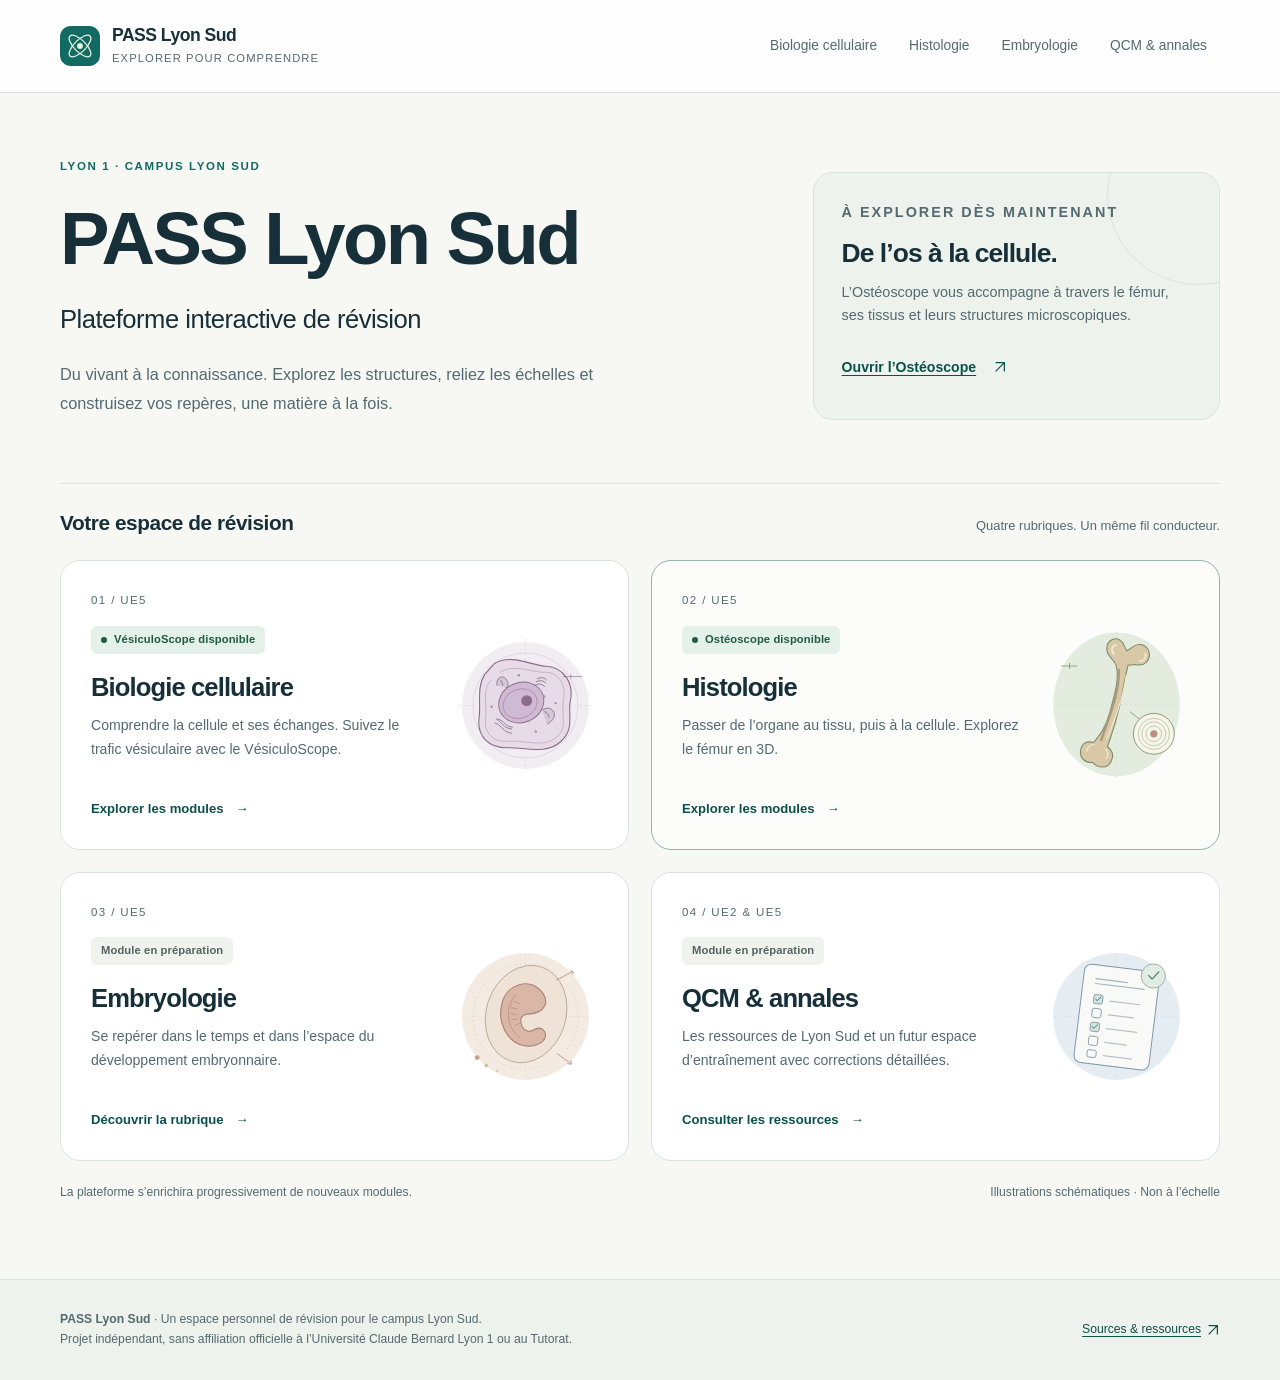
<file: index.html>
<!doctype html>
<html lang="fr">
<head>
  <meta charset="utf-8">
  <meta name="viewport" content="width=device-width, initial-scale=1, viewport-fit=cover">
  <meta name="theme-color" content="#f7f8f4">
  <meta name="description" content="Un espace de révision PASS : biologie cellulaire, histologie, embryologie et ressources QCM Lyon Sud. Explorez le fémur avec l’Ostéoscope 3D.">
  <title>PASS Lyon Sud — Plateforme interactive de révision</title>
  <link rel="icon" type="image/svg+xml" href="./assets/brand.svg">
  <link rel="stylesheet" href="./assets/styles.css">
</head>
<body>
  <a class="skip-link" href="#contenu">Aller au contenu</a>
  <header class="site-header">
    <div class="container header-inner">
      <a class="brand" href="./" aria-label="PASS Lyon Sud — Accueil" aria-current="page">
        <img src="./assets/brand.svg" width="40" height="40" alt="">
        <span><strong>PASS Lyon Sud</strong><small>Explorer pour comprendre</small></span>
      </a>
      <nav class="main-nav" aria-label="Rubriques principales">
        <a href="./biologie-cellulaire/">Biologie cellulaire</a>
        <a href="./histologie/">Histologie</a>
        <a href="./embryologie/">Embryologie</a>
        <a href="./qcm-annales/">QCM & annales</a>
      </nav>
    </div>
  </header>
  <main class="container" id="contenu">
    <section class="hero" aria-labelledby="titre-page">
      <div>
        <p class="eyebrow">Lyon 1 · Campus Lyon Sud</p>
        <h1 id="titre-page">PASS Lyon Sud</h1>
        <p class="subtitle">Plateforme interactive de révision</p>
        <p class="lead">Du vivant à la connaissance. Explorez les structures, reliez les échelles et construisez vos repères, une matière à la fois.</p>
      </div>
      <aside class="hero-note" aria-labelledby="titre-disponible">
        <p class="eyebrow">À explorer dès maintenant</p>
        <h2 id="titre-disponible">De l’os à la cellule.</h2>
        <p>L’Ostéoscope vous accompagne à travers le fémur, ses tissus et leurs structures microscopiques.</p>
        <a class="text-link" href="./histologie/osteoscope/">Ouvrir l’Ostéoscope <svg class="inline-icon" width="14" height="14" viewBox="0 0 16 16" fill="none" stroke="currentColor" stroke-width="1.4" aria-hidden="true"><path d="M3 13 13 3M3 3h10v10"/></svg></a>
      </aside>
    </section>
    <section aria-labelledby="titre-rubriques">
      <div class="section-heading"><h2 id="titre-rubriques">Votre espace de révision</h2><p>Quatre rubriques. Un même fil conducteur.</p></div>
      <div class="subject-grid">
        <a class="subject-card" href="./biologie-cellulaire/">
          <div class="card-content"><span class="card-number">01 / UE5</span><span class="status live">VésiculoScope disponible</span><h3>Biologie cellulaire</h3><p>Comprendre la cellule et ses échanges. Suivez le trafic vésiculaire avec le VésiculoScope.</p><span class="card-action">Explorer les modules <span aria-hidden="true">→</span></span></div>
          <img src="./assets/cellule.svg" width="145" height="172" alt="">
        </a>
        <a class="subject-card available" href="./histologie/">
          <div class="card-content"><span class="card-number">02 / UE5</span><span class="status live">Ostéoscope disponible</span><h3>Histologie</h3><p>Passer de l’organe au tissu, puis à la cellule. Explorez le fémur en 3D.</p><span class="card-action">Explorer les modules <span aria-hidden="true">→</span></span></div>
          <img src="./assets/histologie.svg" width="145" height="172" alt="">
        </a>
        <a class="subject-card" href="./embryologie/">
          <div class="card-content"><span class="card-number">03 / UE5</span><span class="status">Module en préparation</span><h3>Embryologie</h3><p>Se repérer dans le temps et dans l’espace du développement embryonnaire.</p><span class="card-action">Découvrir la rubrique <span aria-hidden="true">→</span></span></div>
          <img src="./assets/embryologie.svg" width="145" height="172" alt="">
        </a>
        <a class="subject-card" href="./qcm-annales/">
          <div class="card-content"><span class="card-number">04 / UE2 &amp; UE5</span><span class="status">Module en préparation</span><h3>QCM &amp; annales</h3><p>Les ressources de Lyon Sud et un futur espace d’entraînement avec corrections détaillées.</p><span class="card-action">Consulter les ressources <span aria-hidden="true">→</span></span></div>
          <img src="./assets/qcm.svg" width="145" height="172" alt="">
        </a>
      </div>
      <div class="note-row"><p>La plateforme s’enrichira progressivement de nouveaux modules.</p><p>Illustrations schématiques · Non à l’échelle</p></div>
    </section>
  </main>
  <footer class="site-footer">
    <div class="container footer-inner">
      <p><strong>PASS Lyon Sud</strong> · Un espace personnel de révision pour le campus Lyon Sud.<br>Projet indépendant, sans affiliation officielle à l’Université Claude Bernard Lyon 1 ou au Tutorat.</p>
      <a href="./qcm-annales/#sources">Sources &amp; ressources <svg class="inline-icon" width="14" height="14" viewBox="0 0 16 16" fill="none" stroke="currentColor" stroke-width="1.4" aria-hidden="true"><path d="M3 13 13 3M3 3h10v10"/></svg></a>
    </div>
  </footer>
</body>
</html>
</file>
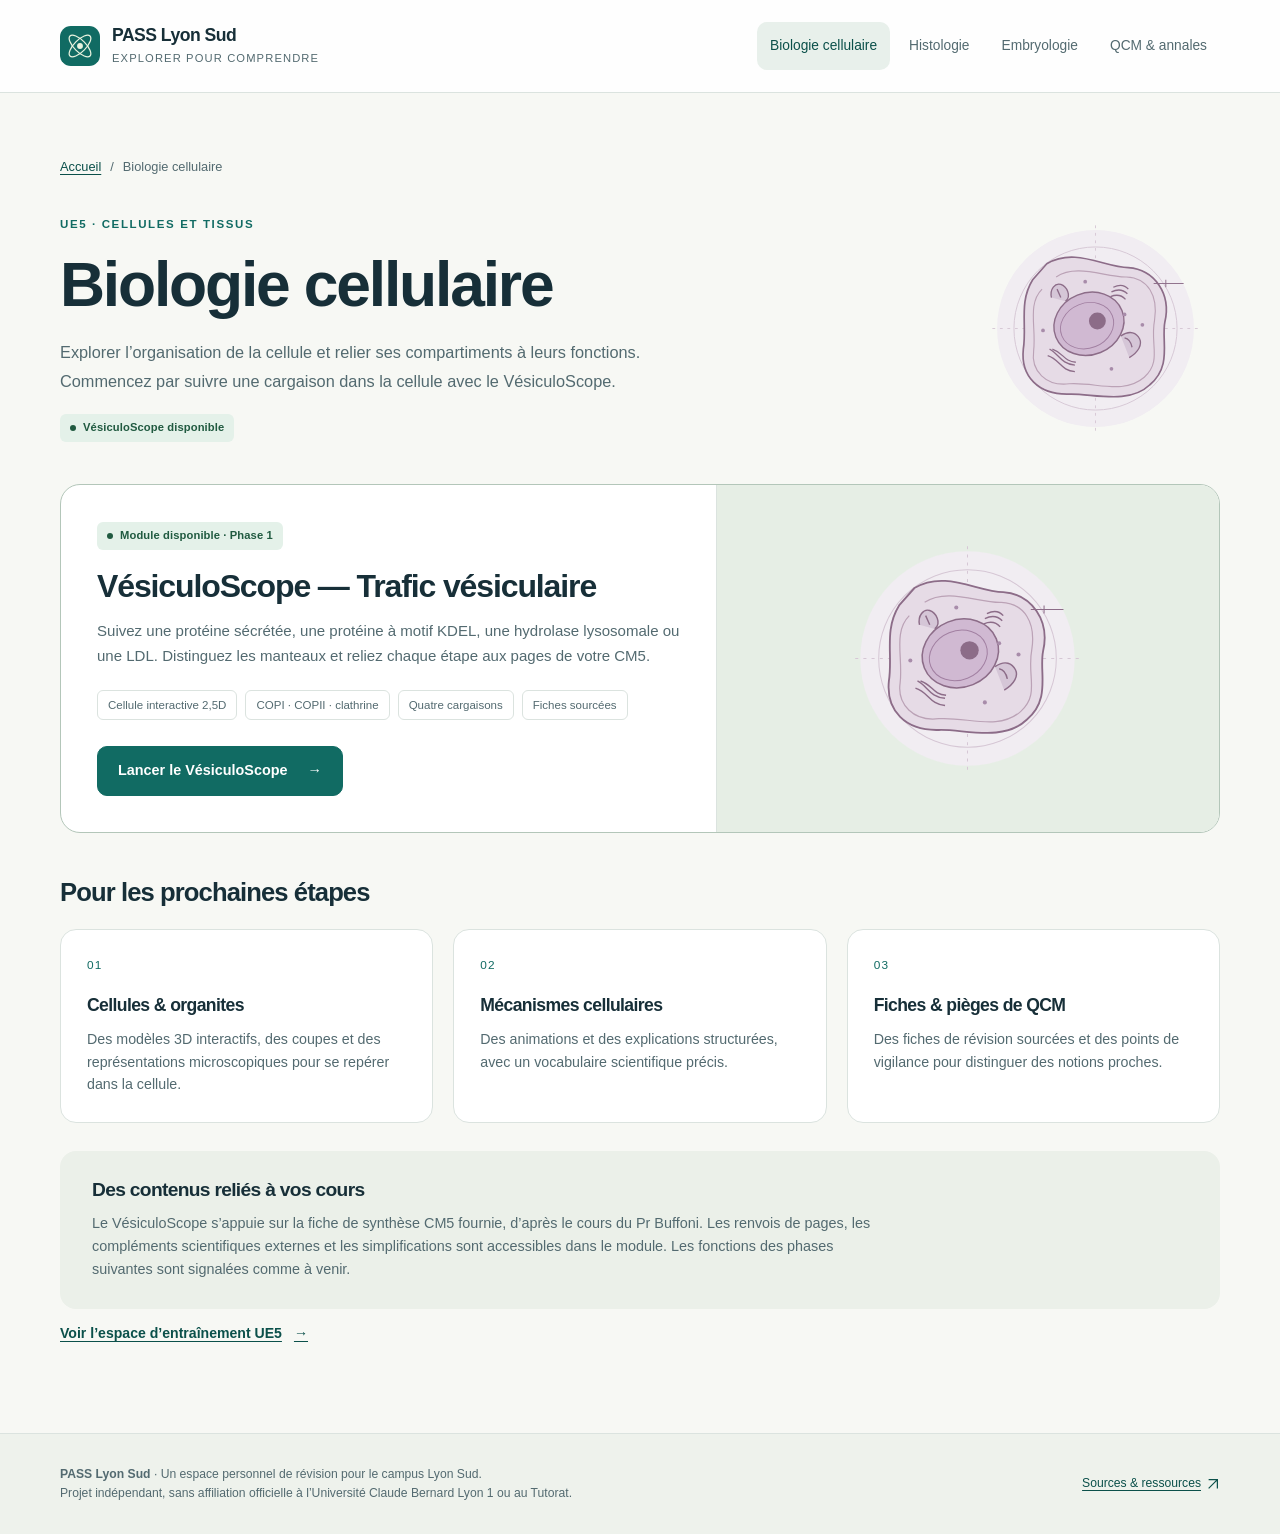
<file: biologie-cellulaire/index.html>
<!doctype html>
<html lang="fr">
<head>
  <meta charset="utf-8">
  <meta name="viewport" content="width=device-width, initial-scale=1, viewport-fit=cover">
  <meta name="theme-color" content="#f7f8f4">
  <meta name="description" content="Biologie cellulaire UE5 : explorez le trafic vésiculaire avec le VésiculoScope et ses quatre cargaisons interactives.">
  <title>Biologie cellulaire — PASS Lyon Sud</title>
  <link rel="icon" type="image/svg+xml" href="../assets/brand.svg">
  <link rel="stylesheet" href="../assets/styles.css">
</head>
<body>
  <a class="skip-link" href="#contenu">Aller au contenu</a>
  <header class="site-header">
    <div class="container header-inner">
      <a class="brand" href="../" aria-label="PASS Lyon Sud — Accueil">
        <img src="../assets/brand.svg" width="40" height="40" alt="">
        <span><strong>PASS Lyon Sud</strong><small>Explorer pour comprendre</small></span>
      </a>
      <nav class="main-nav" aria-label="Rubriques principales">
        <a href="../biologie-cellulaire/" aria-current="page">Biologie cellulaire</a>
        <a href="../histologie/">Histologie</a>
        <a href="../embryologie/">Embryologie</a>
        <a href="../qcm-annales/">QCM & annales</a>
      </nav>
    </div>
  </header>
  <main class="container" id="contenu">
    <nav class="breadcrumbs" aria-label="Fil d’Ariane"><a href="../">Accueil</a><span aria-hidden="true">/</span><span aria-current="page">Biologie cellulaire</span></nav>
    <section class="page-intro" aria-labelledby="titre-page">
      <div>
        <p class="eyebrow">UE5 · Cellules et tissus</p>
        <h1 id="titre-page">Biologie cellulaire</h1>
        <p class="lead">Explorer l’organisation de la cellule et relier ses compartiments à leurs fonctions. Commencez par suivre une cargaison dans la cellule avec le VésiculoScope.</p>
        <span class="status live">VésiculoScope disponible</span>
      </div>
      <img src="../assets/cellule.svg" width="225" height="225" alt="" aria-hidden="true">
    </section>
    <section class="featured-module" aria-labelledby="titre-vesiculoscope">
      <div class="module-copy"><span class="status live">Module disponible · Phase 1</span><h2 id="titre-vesiculoscope">VésiculoScope — Trafic vésiculaire</h2><p>Suivez une protéine sécrétée, une protéine à motif KDEL, une hydrolase lysosomale ou une LDL. Distinguez les manteaux et reliez chaque étape aux pages de votre CM5.</p><ul class="tags" aria-label="Fonctions disponibles"><li>Cellule interactive 2,5D</li><li>COPI · COPII · clathrine</li><li>Quatre cargaisons</li><li>Fiches sourcées</li></ul><a class="button" href="./vesiculoscope/">Lancer le VésiculoScope <span aria-hidden="true">→</span></a></div>
      <div class="module-visual"><img src="../assets/cellule.svg" width="245" height="285" alt="Illustration schématique d’une cellule, non à l’échelle."></div>
    </section>
    <section class="content-section" aria-labelledby="titre-a-venir"><h2 id="titre-a-venir">Pour les prochaines étapes</h2>
      <div class="feature-grid">
        <article class="feature-panel"><span class="number" aria-hidden="true">01</span><h3>Cellules &amp; organites</h3><p>Des modèles 3D interactifs, des coupes et des représentations microscopiques pour se repérer dans la cellule.</p></article>
        <article class="feature-panel"><span class="number" aria-hidden="true">02</span><h3>Mécanismes cellulaires</h3><p>Des animations et des explications structurées, avec un vocabulaire scientifique précis.</p></article>
        <article class="feature-panel"><span class="number" aria-hidden="true">03</span><h3>Fiches &amp; pièges de QCM</h3><p>Des fiches de révision sourcées et des points de vigilance pour distinguer des notions proches.</p></article>
      </div>
    </section>
    <aside class="quiet-panel"><h2>Des contenus reliés à vos cours</h2><p>Le VésiculoScope s’appuie sur la fiche de synthèse CM5 fournie, d’après le cours du Pr Buffoni. Les renvois de pages, les compléments scientifiques externes et les simplifications sont accessibles dans le module. Les fonctions des phases suivantes sont signalées comme à venir.</p></aside>
    <a class="text-link" href="../qcm-annales/#ue5">Voir l’espace d’entraînement UE5 <span aria-hidden="true">→</span></a>
  </main>
  <footer class="site-footer">
    <div class="container footer-inner">
      <p><strong>PASS Lyon Sud</strong> · Un espace personnel de révision pour le campus Lyon Sud.<br>Projet indépendant, sans affiliation officielle à l’Université Claude Bernard Lyon 1 ou au Tutorat.</p>
      <a href="../qcm-annales/#sources">Sources &amp; ressources <svg class="inline-icon" width="14" height="14" viewBox="0 0 16 16" fill="none" stroke="currentColor" stroke-width="1.4" aria-hidden="true"><path d="M3 13 13 3M3 3h10v10"/></svg></a>
    </div>
  </footer>
</body>
</html>
</file>
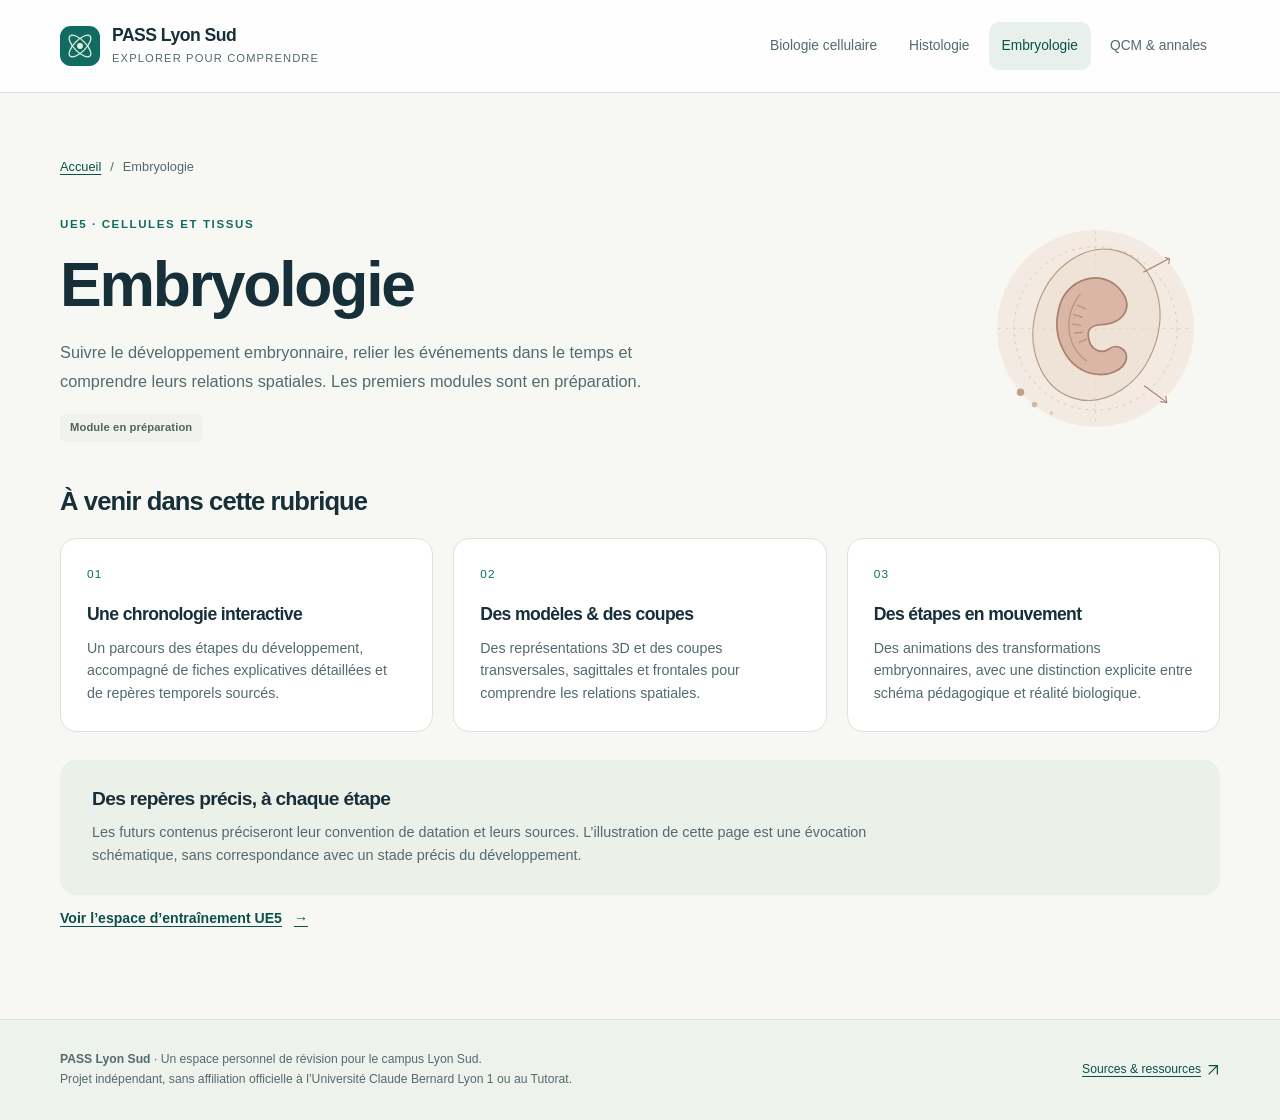
<file: embryologie/index.html>
<!doctype html>
<html lang="fr">
<head>
  <meta charset="utf-8">
  <meta name="viewport" content="width=device-width, initial-scale=1, viewport-fit=cover">
  <meta name="theme-color" content="#f7f8f4">
  <meta name="description" content="Embryologie : chronologie, modèles 3D, coupes et animations en préparation pour la révision du PASS.">
  <title>Embryologie — PASS Lyon Sud</title>
  <link rel="icon" type="image/svg+xml" href="../assets/brand.svg">
  <link rel="stylesheet" href="../assets/styles.css">
</head>
<body>
  <a class="skip-link" href="#contenu">Aller au contenu</a>
  <header class="site-header">
    <div class="container header-inner">
      <a class="brand" href="../" aria-label="PASS Lyon Sud — Accueil">
        <img src="../assets/brand.svg" width="40" height="40" alt="">
        <span><strong>PASS Lyon Sud</strong><small>Explorer pour comprendre</small></span>
      </a>
      <nav class="main-nav" aria-label="Rubriques principales">
        <a href="../biologie-cellulaire/">Biologie cellulaire</a>
        <a href="../histologie/">Histologie</a>
        <a href="../embryologie/" aria-current="page">Embryologie</a>
        <a href="../qcm-annales/">QCM & annales</a>
      </nav>
    </div>
  </header>
  <main class="container" id="contenu">
    <nav class="breadcrumbs" aria-label="Fil d’Ariane"><a href="../">Accueil</a><span aria-hidden="true">/</span><span aria-current="page">Embryologie</span></nav>
    <section class="page-intro" aria-labelledby="titre-page">
      <div>
        <p class="eyebrow">UE5 · Cellules et tissus</p>
        <h1 id="titre-page">Embryologie</h1>
        <p class="lead">Suivre le développement embryonnaire, relier les événements dans le temps et comprendre leurs relations spatiales. Les premiers modules sont en préparation.</p>
        <span class="status">Module en préparation</span>
      </div>
      <img src="../assets/embryologie.svg" width="225" height="225" alt="" aria-hidden="true">
    </section>
    <section class="content-section" aria-labelledby="titre-a-venir"><h2 id="titre-a-venir">À venir dans cette rubrique</h2>
      <div class="feature-grid">
        <article class="feature-panel"><span class="number" aria-hidden="true">01</span><h3>Une chronologie interactive</h3><p>Un parcours des étapes du développement, accompagné de fiches explicatives détaillées et de repères temporels sourcés.</p></article>
        <article class="feature-panel"><span class="number" aria-hidden="true">02</span><h3>Des modèles &amp; des coupes</h3><p>Des représentations 3D et des coupes transversales, sagittales et frontales pour comprendre les relations spatiales.</p></article>
        <article class="feature-panel"><span class="number" aria-hidden="true">03</span><h3>Des étapes en mouvement</h3><p>Des animations des transformations embryonnaires, avec une distinction explicite entre schéma pédagogique et réalité biologique.</p></article>
      </div>
    </section>
    <aside class="quiet-panel"><h2>Des repères précis, à chaque étape</h2><p>Les futurs contenus préciseront leur convention de datation et leurs sources. L’illustration de cette page est une évocation schématique, sans correspondance avec un stade précis du développement.</p></aside>
    <a class="text-link" href="../qcm-annales/#ue5">Voir l’espace d’entraînement UE5 <span aria-hidden="true">→</span></a>
  </main>
  <footer class="site-footer">
    <div class="container footer-inner">
      <p><strong>PASS Lyon Sud</strong> · Un espace personnel de révision pour le campus Lyon Sud.<br>Projet indépendant, sans affiliation officielle à l’Université Claude Bernard Lyon 1 ou au Tutorat.</p>
      <a href="../qcm-annales/#sources">Sources &amp; ressources <svg class="inline-icon" width="14" height="14" viewBox="0 0 16 16" fill="none" stroke="currentColor" stroke-width="1.4" aria-hidden="true"><path d="M3 13 13 3M3 3h10v10"/></svg></a>
    </div>
  </footer>
</body>
</html>
</file>
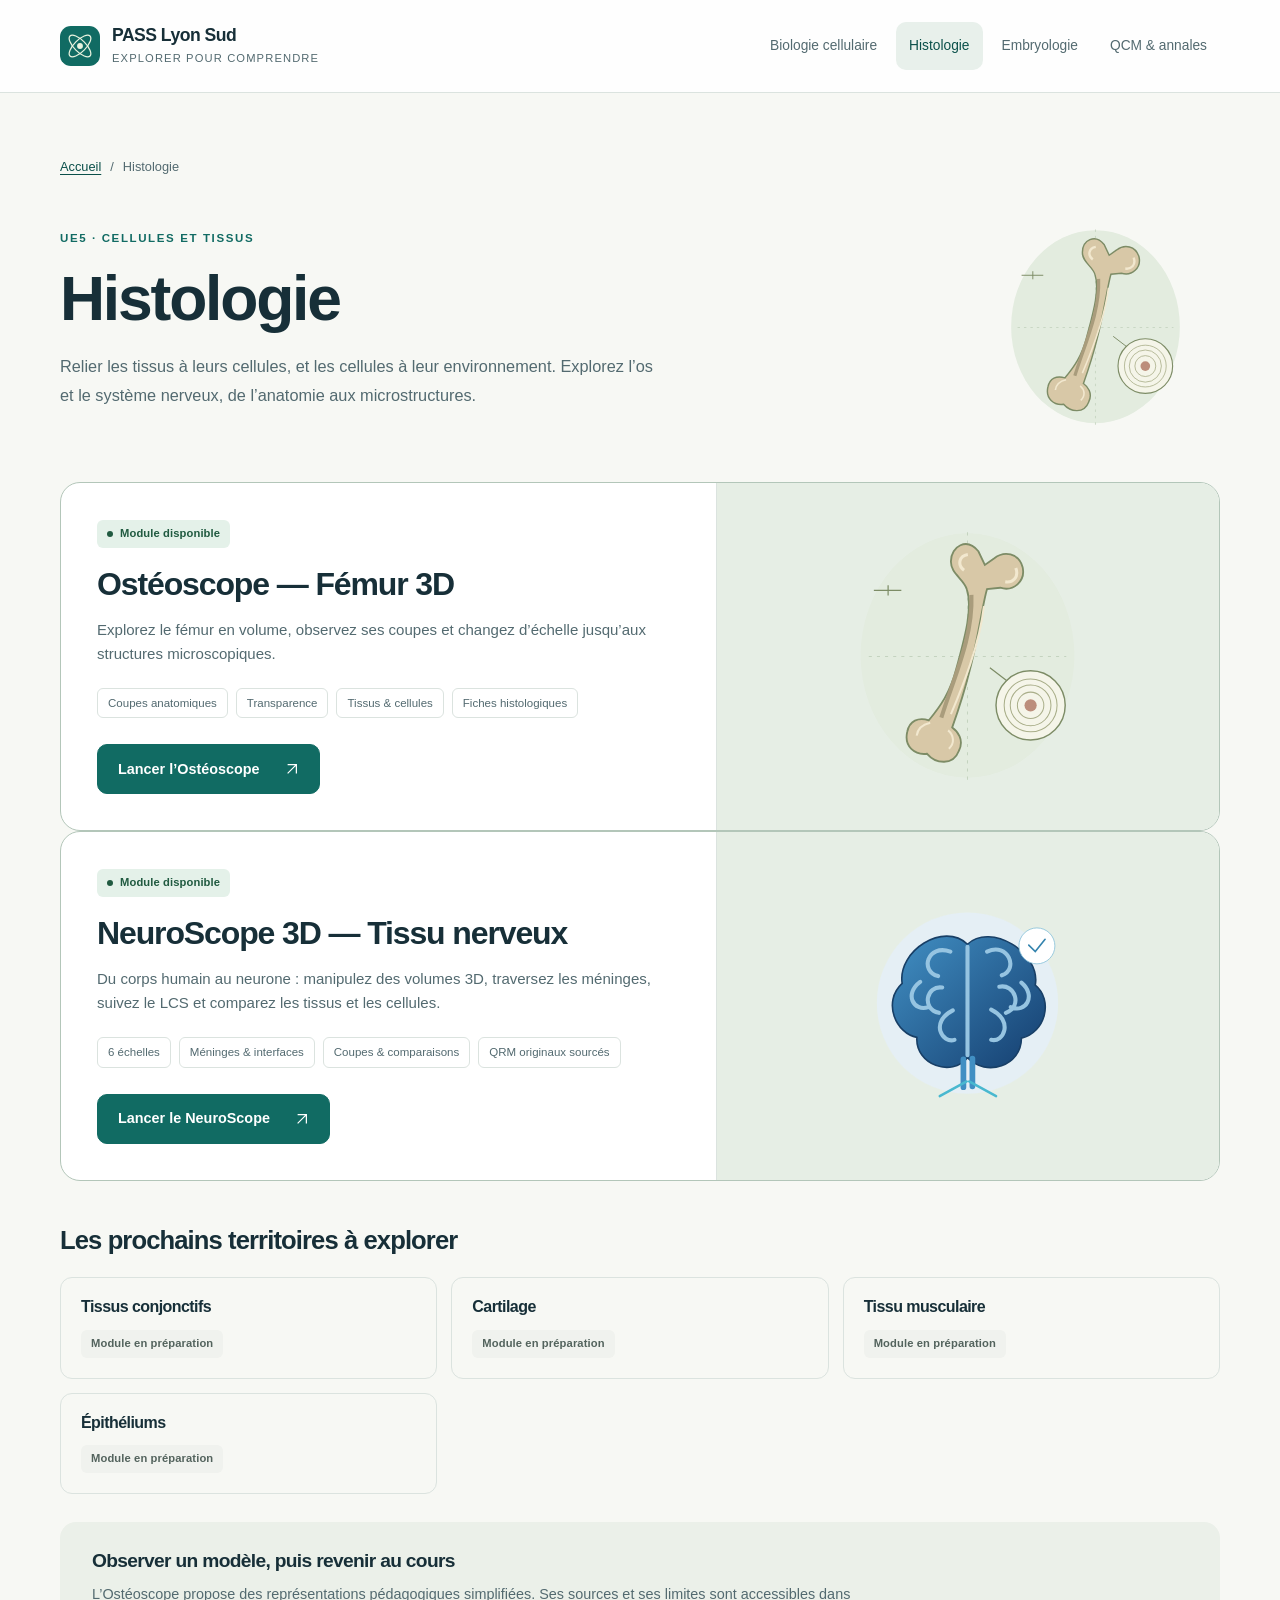
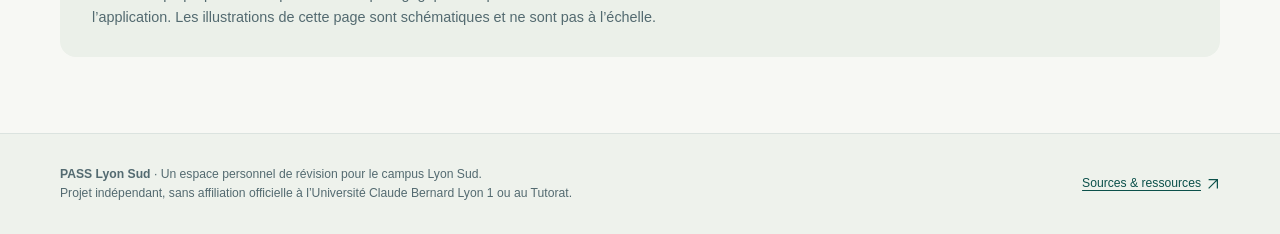
<file: histologie/index.html>
<!doctype html>
<html lang="fr">
<head>
  <meta charset="utf-8">
  <meta name="viewport" content="width=device-width, initial-scale=1, viewport-fit=cover">
  <meta name="theme-color" content="#f7f8f4">
  <meta name="description" content="Explorez l’Ostéoscope complet et le NeuroScope 3D : de l’anatomie aux tissus, cellules et microstructures, avec sources et révisions PASS.">
  <title>Histologie — PASS Lyon Sud</title>
  <link rel="icon" type="image/svg+xml" href="../assets/brand.svg">
  <link rel="stylesheet" href="../assets/styles.css">
</head>
<body>
  <a class="skip-link" href="#contenu">Aller au contenu</a>
  <header class="site-header">
    <div class="container header-inner">
      <a class="brand" href="../" aria-label="PASS Lyon Sud — Accueil">
        <img src="../assets/brand.svg" width="40" height="40" alt="">
        <span><strong>PASS Lyon Sud</strong><small>Explorer pour comprendre</small></span>
      </a>
      <nav class="main-nav" aria-label="Rubriques principales">
        <a href="../biologie-cellulaire/">Biologie cellulaire</a>
        <a href="../histologie/" aria-current="page">Histologie</a>
        <a href="../embryologie/">Embryologie</a>
        <a href="../qcm-annales/">QCM & annales</a>
      </nav>
    </div>
  </header>
  <main class="container" id="contenu">
    <nav class="breadcrumbs" aria-label="Fil d’Ariane"><a href="../">Accueil</a><span aria-hidden="true">/</span><span aria-current="page">Histologie</span></nav>
    <section class="page-intro" aria-labelledby="titre-page">
      <div>
        <p class="eyebrow">UE5 · Cellules et tissus</p>
        <h1 id="titre-page">Histologie</h1>
        <p class="lead">Relier les tissus à leurs cellules, et les cellules à leur environnement. Explorez l’os et le système nerveux, de l’anatomie aux microstructures.</p>

      </div>
      <img src="../assets/histologie.svg" width="225" height="225" alt="" aria-hidden="true">
    </section>
    <section class="featured-module" aria-labelledby="titre-osteoscope">
      <div class="module-copy"><span class="status live">Module disponible</span><h2 id="titre-osteoscope">Ostéoscope — Fémur 3D</h2><p>Explorez le fémur en volume, observez ses coupes et changez d’échelle jusqu’aux structures microscopiques.</p><ul class="tags" aria-label="Fonctionnalités"><li>Coupes anatomiques</li><li>Transparence</li><li>Tissus &amp; cellules</li><li>Fiches histologiques</li></ul><a class="button" href="./osteoscope/">Lancer l’Ostéoscope <svg class="inline-icon" width="14" height="14" viewBox="0 0 16 16" fill="none" stroke="currentColor" stroke-width="1.4" aria-hidden="true"><path d="M3 13 13 3M3 3h10v10"/></svg></a></div>
      <div class="module-visual"><img src="../assets/histologie.svg" width="245" height="285" alt="Illustration schématique du fémur et d’un ostéon, non à l’échelle."></div>
    </section>
    <section class="featured-module" aria-labelledby="titre-neuroscope">
      <div class="module-copy"><span class="status live">Module disponible</span><h2 id="titre-neuroscope">NeuroScope 3D — Tissu nerveux</h2><p>Du corps humain au neurone : manipulez des volumes 3D, traversez les méninges, suivez le LCS et comparez les tissus et les cellules.</p><ul class="tags" aria-label="Fonctionnalités"><li>6 échelles</li><li>Méninges &amp; interfaces</li><li>Coupes &amp; comparaisons</li><li>QRM originaux sourcés</li></ul><a class="button" href="./neuroscope/">Lancer le NeuroScope <svg class="inline-icon" width="14" height="14" viewBox="0 0 16 16" fill="none" stroke="currentColor" stroke-width="1.4" aria-hidden="true"><path d="M3 13 13 3M3 3h10v10"/></svg></a></div>
      <div class="module-visual"><img src="../assets/neuroscope.svg" width="260" height="260" alt="Illustration schématique des hémisphères cérébraux et de prolongements nerveux."></div>
    </section>
    <section class="content-section" aria-labelledby="titre-autres"><h2 id="titre-autres">Les prochains territoires à explorer</h2>
      <div class="module-list">
        <article class="upcoming-module"><h3>Tissus conjonctifs</h3><span class="status">Module en préparation</span></article>
        <article class="upcoming-module"><h3>Cartilage</h3><span class="status">Module en préparation</span></article>
        <article class="upcoming-module"><h3>Tissu musculaire</h3><span class="status">Module en préparation</span></article>
        <article class="upcoming-module"><h3>Épithéliums</h3><span class="status">Module en préparation</span></article>
      </div>
    </section>
    <aside class="quiet-panel"><h2>Observer un modèle, puis revenir au cours</h2><p>L’Ostéoscope propose des représentations pédagogiques simplifiées. Ses sources et ses limites sont accessibles dans l’application. Les illustrations de cette page sont schématiques et ne sont pas à l’échelle.</p></aside>
  </main>
  <footer class="site-footer">
    <div class="container footer-inner">
      <p><strong>PASS Lyon Sud</strong> · Un espace personnel de révision pour le campus Lyon Sud.<br>Projet indépendant, sans affiliation officielle à l’Université Claude Bernard Lyon 1 ou au Tutorat.</p>
      <a href="../qcm-annales/#sources">Sources &amp; ressources <svg class="inline-icon" width="14" height="14" viewBox="0 0 16 16" fill="none" stroke="currentColor" stroke-width="1.4" aria-hidden="true"><path d="M3 13 13 3M3 3h10v10"/></svg></a>
    </div>
  </footer>
</body>
</html>
</file>
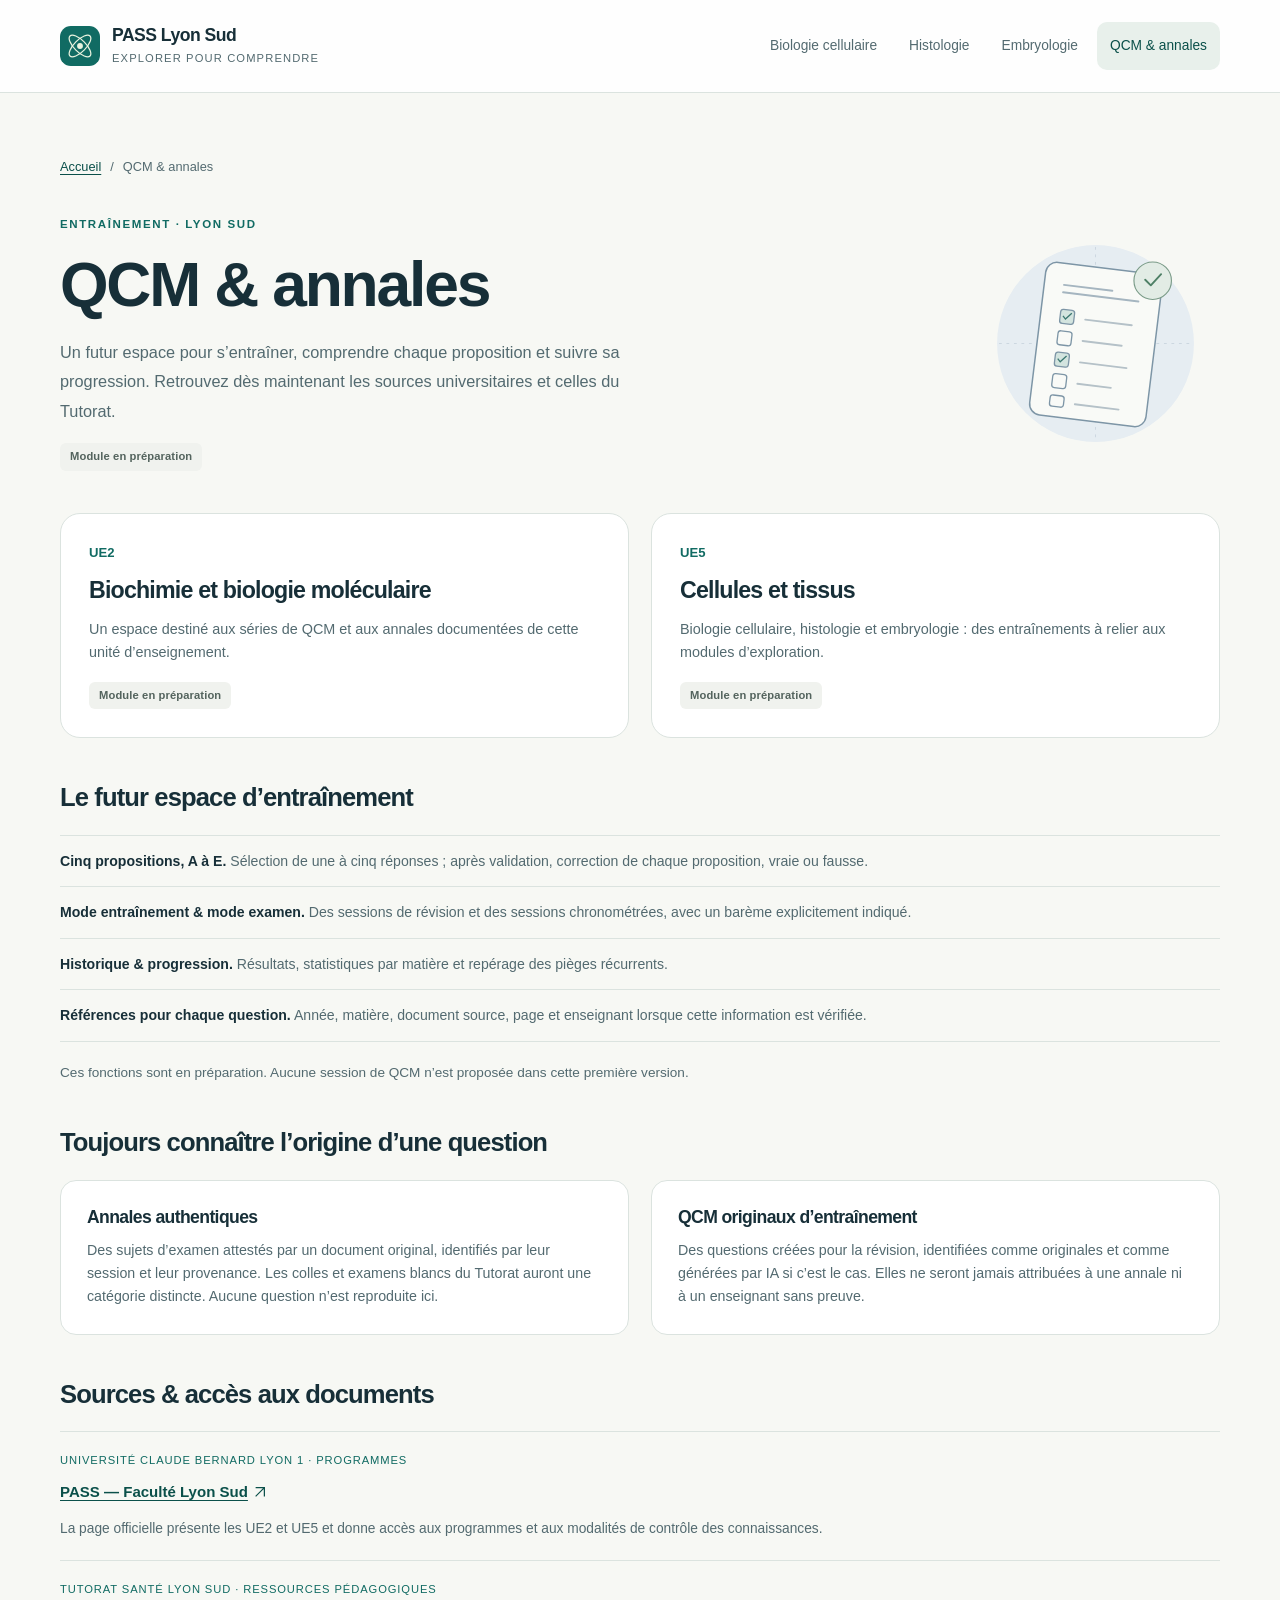
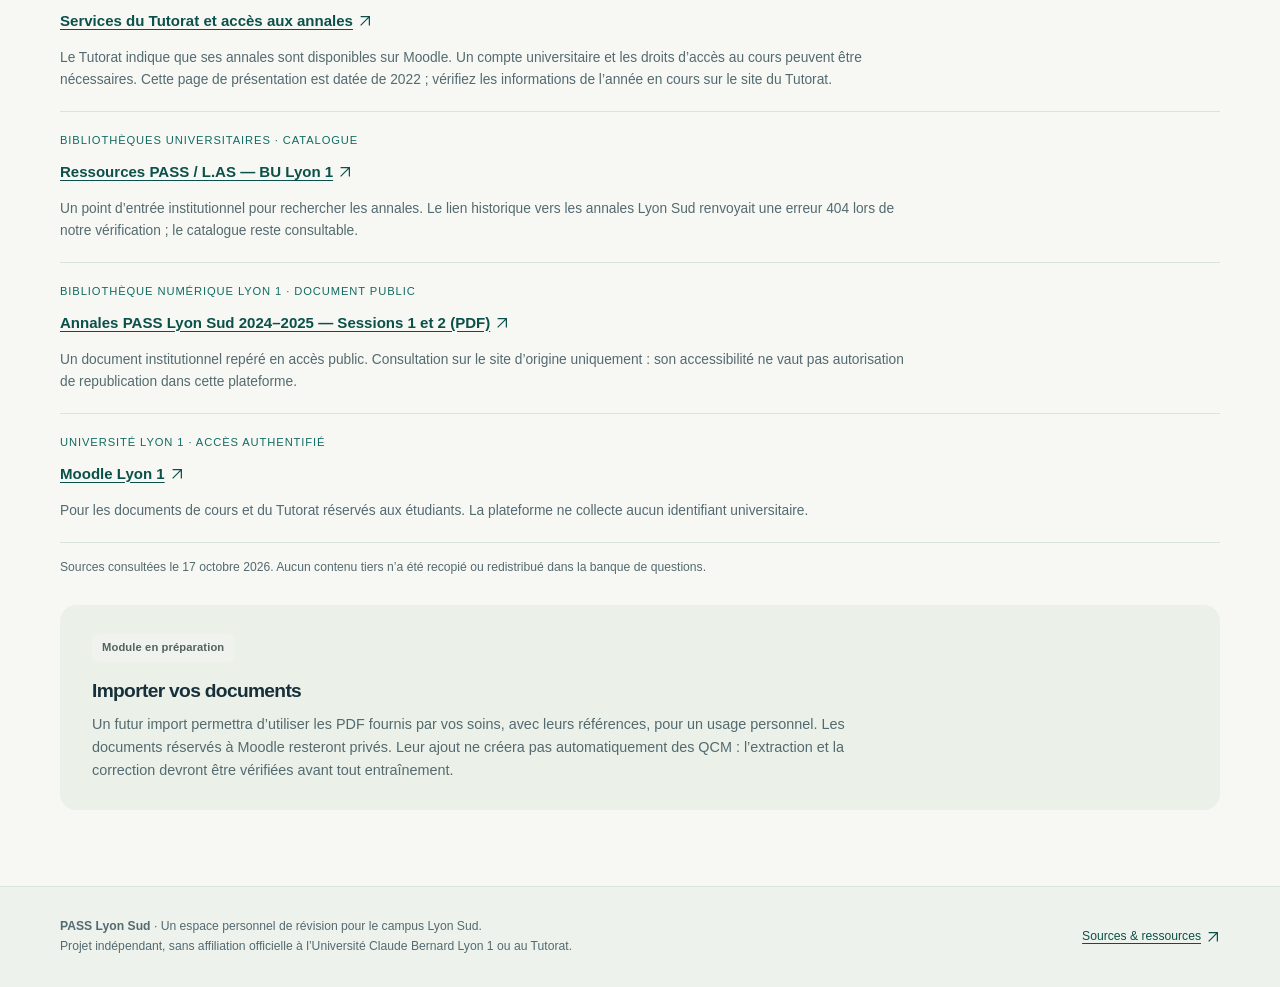
<file: qcm-annales/index.html>
<!doctype html>
<html lang="fr">
<head>
  <meta charset="utf-8">
  <meta name="viewport" content="width=device-width, initial-scale=1, viewport-fit=cover">
  <meta name="theme-color" content="#f7f8f4">
  <meta name="description" content="Ressources officielles et du Tutorat Lyon Sud pour les UE2 et UE5. Entraînements, annales documentées et import personnel en préparation.">
  <title>QCM et annales — PASS Lyon Sud</title>
  <link rel="icon" type="image/svg+xml" href="../assets/brand.svg">
  <link rel="stylesheet" href="../assets/styles.css">
</head>
<body>
  <a class="skip-link" href="#contenu">Aller au contenu</a>
  <header class="site-header">
    <div class="container header-inner">
      <a class="brand" href="../" aria-label="PASS Lyon Sud — Accueil">
        <img src="../assets/brand.svg" width="40" height="40" alt="">
        <span><strong>PASS Lyon Sud</strong><small>Explorer pour comprendre</small></span>
      </a>
      <nav class="main-nav" aria-label="Rubriques principales">
        <a href="../biologie-cellulaire/">Biologie cellulaire</a>
        <a href="../histologie/">Histologie</a>
        <a href="../embryologie/">Embryologie</a>
        <a href="../qcm-annales/" aria-current="page">QCM & annales</a>
      </nav>
    </div>
  </header>
  <main class="container" id="contenu">
    <nav class="breadcrumbs" aria-label="Fil d’Ariane"><a href="../">Accueil</a><span aria-hidden="true">/</span><span aria-current="page">QCM &amp; annales</span></nav>
    <section class="page-intro" aria-labelledby="titre-page">
      <div>
        <p class="eyebrow">Entraînement · Lyon Sud</p>
        <h1 id="titre-page">QCM &amp; annales</h1>
        <p class="lead">Un futur espace pour s’entraîner, comprendre chaque proposition et suivre sa progression. Retrouvez dès maintenant les sources universitaires et celles du Tutorat.</p>
        <span class="status">Module en préparation</span>
      </div>
      <img src="../assets/qcm.svg" width="225" height="225" alt="" aria-hidden="true">
    </section>
    <section class="two-column" aria-label="Unités d’enseignement">
      <article class="ue-card" id="ue2"><span class="ue-number">UE2</span><h2>Biochimie et biologie moléculaire</h2><p>Un espace destiné aux séries de QCM et aux annales documentées de cette unité d’enseignement.</p><span class="status">Module en préparation</span></article>
      <article class="ue-card" id="ue5"><span class="ue-number">UE5</span><h2>Cellules et tissus</h2><p>Biologie cellulaire, histologie et embryologie : des entraînements à relier aux modules d’exploration.</p><span class="status">Module en préparation</span></article>
    </section>
    <section class="content-section" aria-labelledby="titre-fonctions"><h2 id="titre-fonctions">Le futur espace d’entraînement</h2>
      <ul class="mode-list"><li><strong>Cinq propositions, A à E.</strong> Sélection de une à cinq réponses ; après validation, correction de chaque proposition, vraie ou fausse.</li><li><strong>Mode entraînement &amp; mode examen.</strong> Des sessions de révision et des sessions chronométrées, avec un barème explicitement indiqué.</li><li><strong>Historique &amp; progression.</strong> Résultats, statistiques par matière et repérage des pièges récurrents.</li><li><strong>Références pour chaque question.</strong> Année, matière, document source, page et enseignant lorsque cette information est vérifiée.</li></ul>
      <p class="comparison-note">Ces fonctions sont en préparation. Aucune session de QCM n’est proposée dans cette première version.</p>
    </section>
    <section class="content-section" aria-labelledby="titre-origine"><h2 id="titre-origine">Toujours connaître l’origine d’une question</h2>
      <div class="two-column">
        <article class="feature-panel"><h3>Annales authentiques</h3><p>Des sujets d’examen attestés par un document original, identifiés par leur session et leur provenance. Les colles et examens blancs du Tutorat auront une catégorie distincte. Aucune question n’est reproduite ici.</p></article>
        <article class="feature-panel"><h3>QCM originaux d’entraînement</h3><p>Des questions créées pour la révision, identifiées comme originales et comme générées par IA si c’est le cas. Elles ne seront jamais attribuées à une annale ni à un enseignant sans preuve.</p></article>
      </div>
    </section>
    <section class="content-section" id="sources" aria-labelledby="titre-sources"><h2 id="titre-sources">Sources &amp; accès aux documents</h2>
      <ul class="source-list">
        <li><span class="source-kind">Université Claude Bernard Lyon 1 · Programmes</span><a href="https://lyon-sud.univ-lyon1.fr/formation/medecine/pass-las">PASS — Faculté Lyon Sud <svg class="inline-icon" width="14" height="14" viewBox="0 0 16 16" fill="none" stroke="currentColor" stroke-width="1.4" aria-hidden="true"><path d="M3 13 13 3M3 3h10v10"/></svg></a><p>La page officielle présente les UE2 et UE5 et donne accès aux programmes et aux modalités de contrôle des connaissances.</p></li>
        <li><span class="source-kind">Tutorat Santé Lyon Sud · Ressources pédagogiques</span><a href="https://tutoratlyonsud.univ-lyon1.fr/nos-services-2022/">Services du Tutorat et accès aux annales <svg class="inline-icon" width="14" height="14" viewBox="0 0 16 16" fill="none" stroke="currentColor" stroke-width="1.4" aria-hidden="true"><path d="M3 13 13 3M3 3h10v10"/></svg></a><p>Le Tutorat indique que ses annales sont disponibles sur Moodle. Un compte universitaire et les droits d’accès au cours peuvent être nécessaires. Cette page de présentation est datée de 2022 ; vérifiez les informations de l’année en cours sur le site du Tutorat.</p></li>
        <li><span class="source-kind">Bibliothèques universitaires · Catalogue</span><a href="https://portaildoc.univ-lyon1.fr/les-collections/explorer-par-themes/paces-pass-l-as">Ressources PASS / L.AS — BU Lyon 1 <svg class="inline-icon" width="14" height="14" viewBox="0 0 16 16" fill="none" stroke="currentColor" stroke-width="1.4" aria-hidden="true"><path d="M3 13 13 3M3 3h10v10"/></svg></a><p>Un point d’entrée institutionnel pour rechercher les annales. Le lien historique vers les annales Lyon Sud renvoyait une erreur 404 lors de notre vérification ; le catalogue reste consultable.</p></li>
        <li><span class="source-kind">Bibliothèque numérique Lyon 1 · Document public</span><a href="https://bibnum.univ-lyon1.fr/nuxeo/nxfile/default/4c999402-0fce-4abd-888e-d0701b47aa91/file%3Acontent/Annales_PASS_Lyon_Sud_2024-2025%20sessions%201%20et%202.pdf">Annales PASS Lyon Sud 2024–2025 — Sessions 1 et 2 (PDF) <svg class="inline-icon" width="14" height="14" viewBox="0 0 16 16" fill="none" stroke="currentColor" stroke-width="1.4" aria-hidden="true"><path d="M3 13 13 3M3 3h10v10"/></svg></a><p>Un document institutionnel repéré en accès public. Consultation sur le site d’origine uniquement : son accessibilité ne vaut pas autorisation de republication dans cette plateforme.</p></li>
        <li><span class="source-kind">Université Lyon 1 · Accès authentifié</span><a href="https://moodle.univ-lyon1.fr/">Moodle Lyon 1 <svg class="inline-icon" width="14" height="14" viewBox="0 0 16 16" fill="none" stroke="currentColor" stroke-width="1.4" aria-hidden="true"><path d="M3 13 13 3M3 3h10v10"/></svg></a><p>Pour les documents de cours et du Tutorat réservés aux étudiants. La plateforme ne collecte aucun identifiant universitaire.</p></li>
      </ul>
      <p class="date-note">Sources consultées le 17 octobre 2026. Aucun contenu tiers n’a été recopié ou redistribué dans la banque de questions.</p>
    </section>
    <aside class="quiet-panel" id="import-documents"><span class="status">Module en préparation</span><h2>Importer vos documents</h2><p>Un futur import permettra d’utiliser les PDF fournis par vos soins, avec leurs références, pour un usage personnel. Les documents réservés à Moodle resteront privés. Leur ajout ne créera pas automatiquement des QCM : l’extraction et la correction devront être vérifiées avant tout entraînement.</p></aside>
  </main>
  <footer class="site-footer">
    <div class="container footer-inner">
      <p><strong>PASS Lyon Sud</strong> · Un espace personnel de révision pour le campus Lyon Sud.<br>Projet indépendant, sans affiliation officielle à l’Université Claude Bernard Lyon 1 ou au Tutorat.</p>
      <a href="../qcm-annales/#sources">Sources &amp; ressources <svg class="inline-icon" width="14" height="14" viewBox="0 0 16 16" fill="none" stroke="currentColor" stroke-width="1.4" aria-hidden="true"><path d="M3 13 13 3M3 3h10v10"/></svg></a>
    </div>
  </footer>
</body>
</html>
</file>
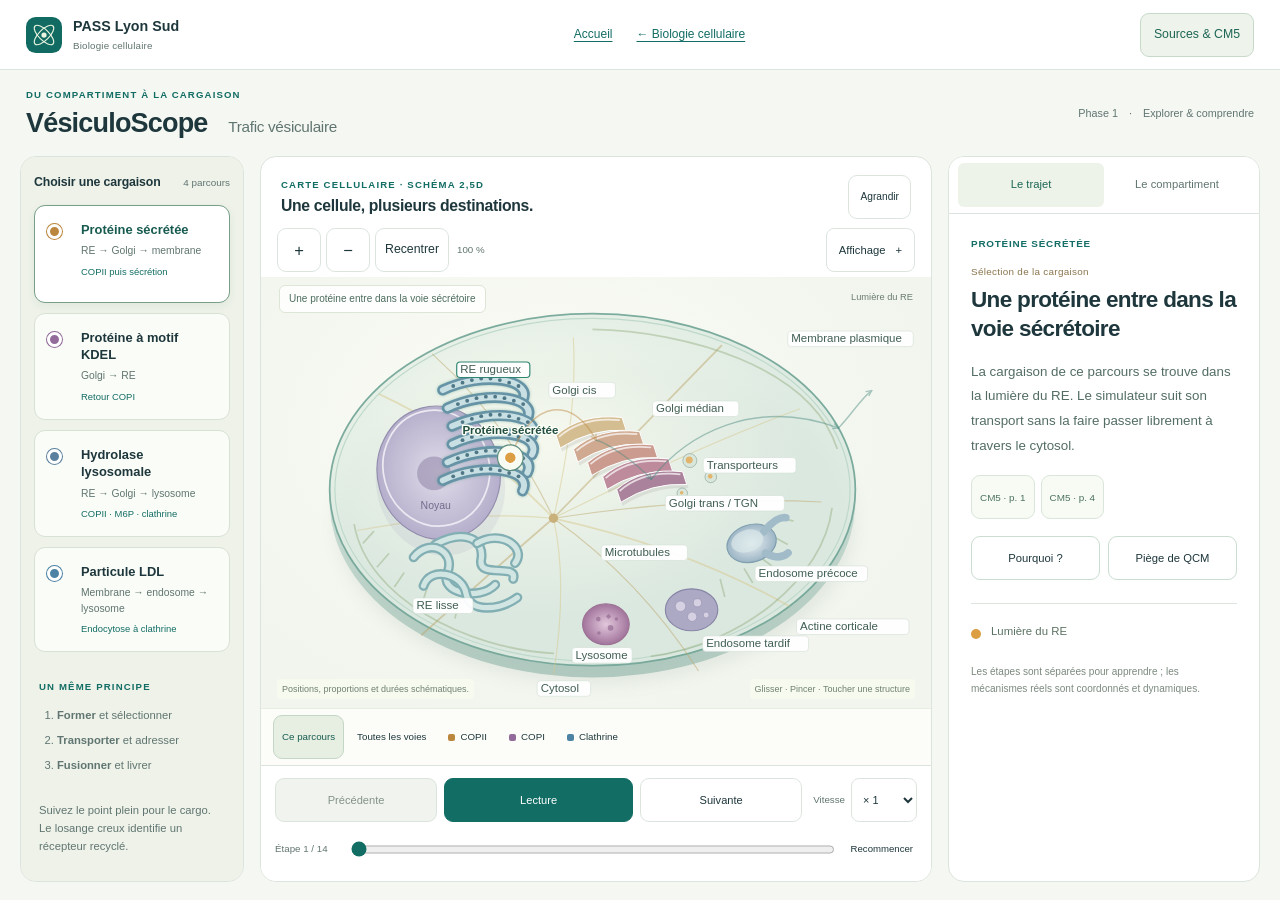
<file: biologie-cellulaire/vesiculoscope/index.html>
<!doctype html>
<html lang="fr">
<head>
  <meta charset="utf-8">
  <meta name="viewport" content="width=device-width, initial-scale=1, viewport-fit=cover">
  <meta name="theme-color" content="#f5f7f2">
  <meta name="description" content="Explorez le trafic vésiculaire : COPII, COPI, clathrine, KDEL, M6P et LDL. Une cellule interactive et quatre cargaisons, avec références au CM5 de Lyon Sud et précisions scientifiques sourcées.">
  <title>VésiculoScope — Trafic vésiculaire · PASS Lyon Sud</title>
  <link rel="icon" type="image/svg+xml" href="../../assets/brand.svg">
  <link rel="stylesheet" href="./styles.css">
  <script src="./content.js" defer></script>
  <script src="./scene.js" defer></script>
  <script src="./app.js" defer></script>
</head>
<body>
  <a class="skip-link" href="#simulator">Aller au simulateur</a>
  <header class="topbar">
    <a class="brand" href="../../" aria-label="PASS Lyon Sud — Accueil"><img src="../../assets/brand.svg" width="36" height="36" alt=""><span>PASS Lyon Sud<small>Biologie cellulaire</small></span></a>
    <nav aria-label="Retour à la plateforme"><a href="../../">Accueil</a><a href="../">← Biologie cellulaire</a></nav>
    <button class="source-button" id="sources-open" type="button">Sources &amp; CM5</button>
  </header>
  <div class="module-heading"><div><p class="eyebrow">Du compartiment à la cargaison</p><h1>VésiculoScope <span>Trafic vésiculaire</span></h1></div><p class="version-note">Phase 1 <span>·</span> Explorer &amp; comprendre</p></div>
  <noscript><p class="no-script">Le simulateur utilise JavaScript. Les pages générales de la plateforme restent accessibles par les liens de navigation.</p></noscript>
  <main class="workspace" id="simulator" data-ready="false">
    <aside class="cargo-panel" aria-labelledby="cargo-title">
      <div class="panel-title"><h2 id="cargo-title">Choisir une cargaison</h2><span>4 parcours</span></div>
      <div id="cargo-options" class="cargo-options" role="group" aria-label="Cargaisons à suivre"></div>
      <div class="sidebar-notes"><p class="eyebrow">Un même principe</p><ol><li><b>Former</b> et sélectionner</li><li><b>Transporter</b> et adresser</li><li><b>Fusionner</b> et livrer</li></ol><p>Suivez le point plein pour le cargo. Le losange creux identifie un récepteur recyclé.</p><a href="#roadmap" id="scope-open">Périmètre et modules à venir</a></div>
    </aside>
    <section class="viewer" aria-labelledby="viewer-title">
      <div class="viewer-heading"><div><p class="eyebrow">Carte cellulaire · Schéma 2,5D</p><h2 id="viewer-title">Une cellule, plusieurs destinations.</h2></div><button id="viewer-expand" type="button" aria-pressed="false" aria-label="Agrandir la scène cellulaire">Agrandir</button></div>
      <div class="scene-toolbar">
        <div class="camera-controls" role="group" aria-label="Caméra"><button id="zoom-in" type="button" aria-label="Agrandir la cellule">+</button><button id="zoom-out" type="button" aria-label="Réduire la cellule">−</button><button id="camera-reset" type="button">Recentrer</button><output id="zoom-value" aria-label="Zoom de la cellule">100 %</output></div>
        <details class="display-menu" id="display-menu"><summary>Affichage</summary><div class="display-content"><label class="switch-row" for="labels-toggle"><span>Étiquettes</span><input id="labels-toggle" type="checkbox" checked></label><label for="compartment-select">Choisir un compartiment</label><select id="compartment-select"></select><div id="layer-options" class="layer-options"></div><button class="outline-button" id="display-reset" type="button">Réafficher les structures</button></div></details>
      </div>
      <div class="scene" id="scene-wrap">
        <div class="scene-hud"><span id="scene-signal">Choisissez une cargaison</span><span id="location-label"></span></div>
        <svg id="cell-scene" viewBox="0 0 1030 740" preserveAspectRatio="xMidYMid meet" role="group" aria-label="Cellule interactive schématique. Glisser pour déplacer, pincer ou utiliser les boutons pour zoomer. Sélectionnez un compartiment pour ouvrir sa fiche." tabindex="0"></svg>
        <div class="scene-caption"><span>Positions, proportions et durées schématiques.</span><span>Glisser · Pincer · Toucher une structure</span></div>
      </div>
      <div class="map-toolbar" role="group" aria-label="Voies visibles sur la carte"><button type="button" data-map="selected" aria-pressed="true">Ce parcours</button><button type="button" data-map="all" aria-pressed="false">Toutes les voies</button><button class="coat-chip" type="button" data-coat="copii" aria-pressed="false"><i class="copii"></i>COPII</button><button class="coat-chip" type="button" data-coat="copi" aria-pressed="false"><i class="copi"></i>COPI</button><button class="coat-chip" type="button" data-coat="clathrin" aria-pressed="false"><i class="clathrin"></i>Clathrine</button></div>
      <div class="player" aria-label="Commandes du parcours">
        <div class="player-actions"><button type="button" id="previous" aria-label="Étape précédente">Précédente</button><button class="play-button" type="button" id="play" aria-pressed="false">Lecture</button><button type="button" id="next" aria-label="Étape suivante">Suivante</button><label class="speed-label" for="speed">Vitesse<select id="speed"><option value="0.5">× 0,5</option><option value="1" selected>× 1</option><option value="1.5">× 1,5</option><option value="2">× 2</option></select></label></div>
        <div class="timeline"><span id="step-count">Étape 1</span><input type="range" id="step-progress" min="0" max="100" value="0" aria-label="Progression dans l’étape actuelle"><button type="button" id="restart" aria-label="Recommencer le parcours">Recommencer</button></div>
      </div>
    </section>
    <aside class="inspector" aria-label="Explications contextuelles">
      <div class="inspector-tabs" role="tablist" aria-label="Type de fiche"><button id="tab-step" role="tab" type="button" aria-selected="true" aria-controls="step-panel">Le trajet</button><button id="tab-organelle" role="tab" type="button" aria-selected="false" aria-controls="organelle-panel" tabindex="-1">Le compartiment</button></div>
      <section id="step-panel" role="tabpanel" aria-labelledby="tab-step" tabindex="0">
        <p class="inspector-eyebrow" id="scenario-name"></p><p class="step-phase" id="step-phase"></p><h2 id="step-title" aria-live="polite"></h2><p class="explanation" id="step-body"></p>
        <div class="source-chips" id="step-sources" aria-label="Pages du CM5 pour cette étape"></div>
        <div class="learning-buttons"><button id="why-toggle" type="button" aria-expanded="false" aria-controls="why-content">Pourquoi ?</button><button id="trap-toggle" type="button" aria-expanded="false" aria-controls="trap-content">Piège de QCM</button></div>
        <div id="why-content" class="learning-note" hidden><h3>Le sens du mécanisme</h3><p id="step-why"></p></div><div id="trap-content" class="learning-note trap-note" hidden><h3>Point de vigilance</h3><p id="step-trap"></p><small>Repère pédagogique original · pas une annale.</small></div>
        <div id="external-note" class="external-note" hidden><h3>Précision scientifique externe</h3><p id="external-text"></p><div id="external-links"></div></div>
        <div class="topology-note"><span class="cargo-symbol" aria-hidden="true"></span><p id="cargo-topology"></p></div>
        <p class="inspector-footnote">Les étapes sont séparées pour apprendre ; les mécanismes réels sont coordonnés et dynamiques.</p>
      </section>
      <section id="organelle-panel" role="tabpanel" aria-labelledby="tab-organelle" tabindex="0" hidden><p class="inspector-eyebrow">Repère dans la cellule</p><h2 id="organelle-title"></h2><p class="explanation" id="organelle-body"></p><div class="source-chips" id="organelle-sources"></div><div class="learning-note"><h3>À distinguer</h3><p id="organelle-trap"></p></div><div class="organelle-settings"><label class="switch-row" for="organelle-visible"><span>Structure visible</span><input id="organelle-visible" type="checkbox" checked></label><label for="organelle-opacity">Opacité du dessin <output id="opacity-value">100 %</output></label><input id="organelle-opacity" type="range" min="15" max="100" value="100"><button class="outline-button" type="button" id="focus-organelle">Centrer ce compartiment</button></div><div class="external-note" id="organelle-external" hidden></div></section>
    </aside>
  </main>
  <p id="app-status" class="sr-only" role="status" aria-live="polite"></p>
  <dialog id="sources-dialog" aria-labelledby="sources-title"><div class="dialog-top"><div><p class="eyebrow">Références &amp; limites</p><h2 id="sources-title">Apprendre avec les sources.</h2></div><button id="sources-close" type="button" aria-label="Fermer les sources">Fermer</button></div>
    <section class="primary-source"><span class="reference-tag">Référence pédagogique principale</span><h3>Fiche de synthèse CM5 · Trafic vésiculaire</h3><p>Document fourni de huit pages, portant la mention « D’après le cours du Pr Buffoni – Lyon Sud ». Les renvois visent cette fiche, sans la présenter comme un support officiel relu ou validé par l’enseignant.</p><p id="source-page-note">Pages numérotées 1 à 8.</p><label class="file-label" for="cm5-file">Associer ma fiche PDF, sur cet appareil<input id="cm5-file" type="file" accept="application/pdf,.pdf"></label><p class="file-status" id="pdf-status">Aucun envoi : le PDF reste sur votre appareil. La version est vérifiée avant d’activer les renvois.</p><a class="pdf-link" id="pdf-page-link" target="_blank" rel="noopener" hidden>Ouvrir la page du CM5</a></section>
    <section class="source-limits"><h3>Ce que représente le simulateur</h3><p>Une carte de flux à l’échelle de la cellule, en 2,5D. Les tailles, distances, positions, vitesses, formes et couleurs ne sont pas mesurables. La progression dans le Golgi ne choisit pas un modèle exclusif de transport. Les routes endosomales sont simplifiées ; le cargo et le récepteur recyclé sont distingués.</p><p><strong>Point corrigé :</strong> la scission « par la dynamine » formulée globalement en page 2 n’est pas généralisée aux voies COPI/COPII. Les précisions qui dépassent la fiche sont signalées dans les explications.</p></section>
    <section><h3>Compléments scientifiques</h3><p class="muted">Notices de recherches originales et manuels de référence. Chaque précision cite son complément ; les liens ouvrent le site de l’éditeur.</p><ul id="reference-list" class="reference-list"></ul></section>
    <section class="roadmap" id="roadmap"><h3>Les prochaines phases</h3><p>Ces fonctions ne sont pas encore proposées dans cette version.</p><div id="roadmap-list"></div></section>
  </dialog>
</body>
</html>
</file>
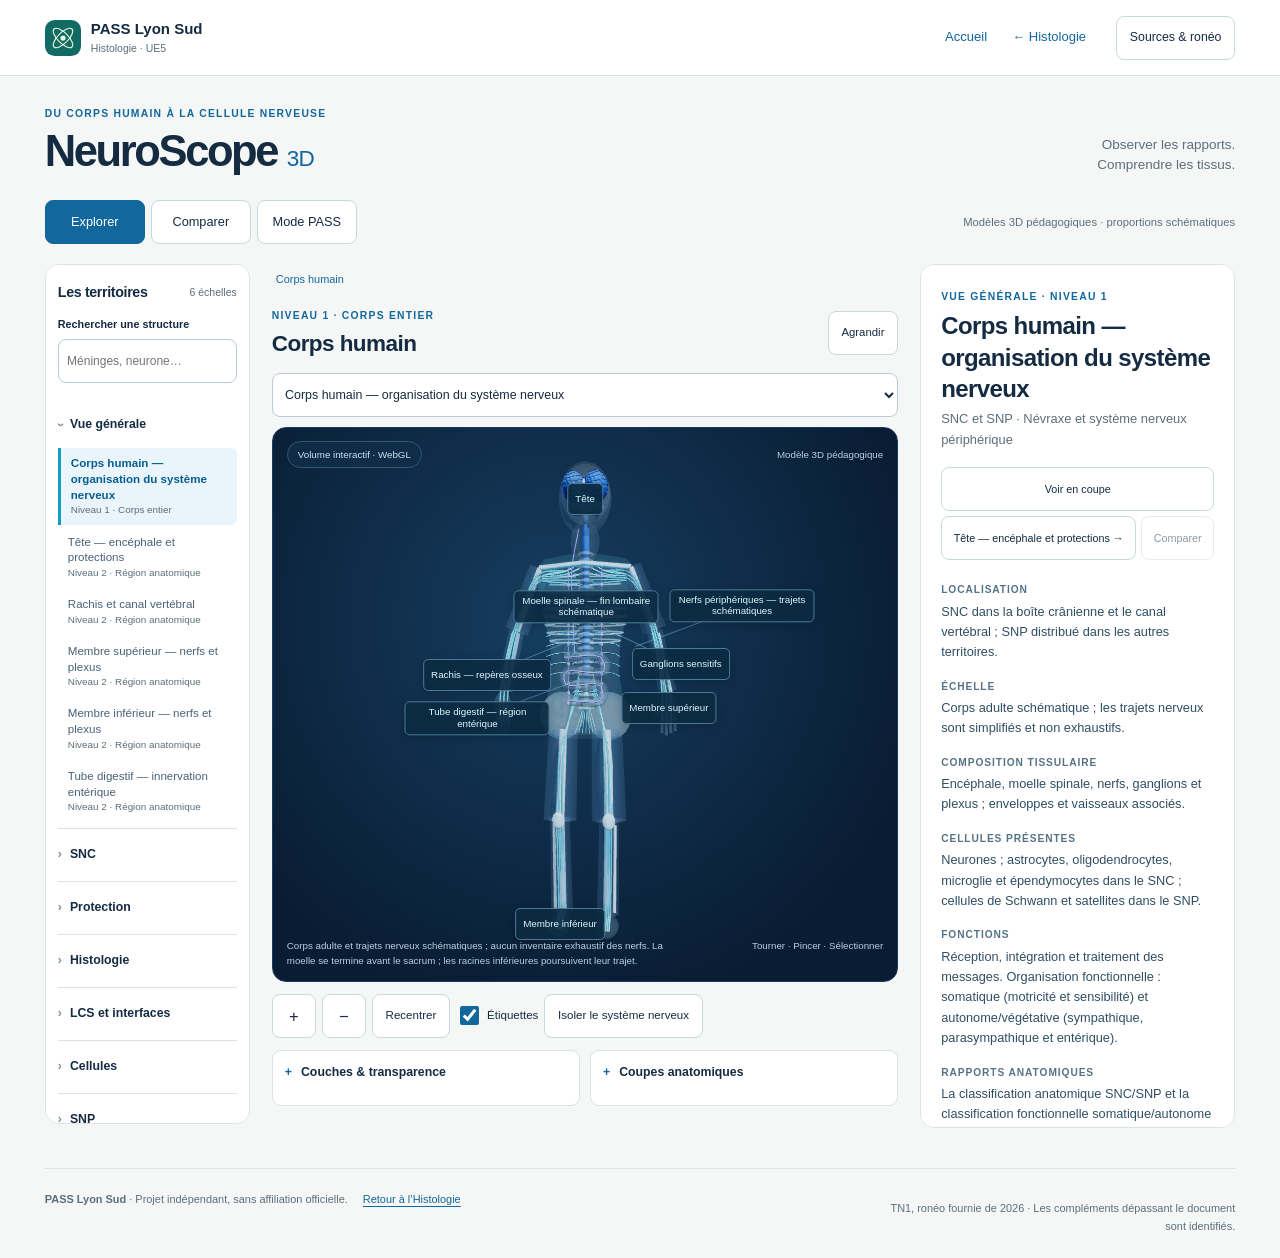
<file: histologie/neuroscope/index.html>
<!doctype html>
<html lang="fr">
<head>
  <meta charset="utf-8">
  <meta name="viewport" content="width=device-width, initial-scale=1, viewport-fit=cover">
  <meta name="theme-color" content="#0a1d35">
  <meta name="description" content="NeuroScope 3D : du corps humain à la cellule nerveuse. Exploration anatomique et histologique interactive, méninges, LCS, glie et nerfs périphériques, avec références à la ronéo TN1 Lyon Sud 2026.">
  <title>NeuroScope 3D — PASS Lyon Sud</title>
  <link rel="icon" type="image/svg+xml" href="../../assets/brand.svg">
  <link rel="stylesheet" href="./styles.css">
  <script type="module" src="./app.js"></script>
</head>
<body>
  <a class="skip-link" href="#explorer">Aller à l’explorateur</a>
  <header class="topbar">
    <a class="brand" href="../../"><img src="../../assets/brand.svg" width="36" height="36" alt=""><span>PASS Lyon Sud<small>Histologie · UE5</small></span></a>
    <nav aria-label="Navigation de la plateforme"><a href="../../">Accueil</a><a href="../">← Histologie</a></nav>
    <button id="sources-open" class="source-button" type="button">Sources &amp; ronéo</button>
  </header>
  <div class="heading"><div><p class="eyebrow">Du corps humain à la cellule nerveuse</p><h1>NeuroScope <span>3D</span></h1></div><p class="heading-note">Observer les rapports.<br>Comprendre les tissus.</p></div>
  <noscript><p class="notice">L’explorateur 3D nécessite JavaScript et WebGL. Les liens vers l’accueil et l’Histologie restent accessibles.</p></noscript>
  <main id="explorer" data-ready="false">
    <div class="mode-bar"><div class="mode-buttons" role="group" aria-label="Mode de travail"><button type="button" data-mode="explore" aria-pressed="true">Explorer</button><button type="button" data-mode="compare" aria-pressed="false">Comparer</button><button type="button" data-mode="quiz" aria-pressed="false">Mode PASS</button></div><span class="model-badge">Modèles 3D pédagogiques · proportions schématiques</span></div>
    <div class="workspace">
      <aside class="atlas" aria-label="Parcours anatomiques"><div class="panel-heading"><h2>Les territoires</h2><span>6 échelles</span></div><label class="search-label" for="atlas-search">Rechercher une structure</label><input type="search" id="atlas-search" placeholder="Méninges, neurone…" autocomplete="off"><nav id="atlas-links" aria-label="Atlas des structures"></nav><p class="atlas-note">Les changements d’échelle remplacent le modèle. Les trajets nerveux et les coupes sont schématiques.</p></aside>
      <section class="viewer-column" aria-labelledby="view-title">
        <nav id="breadcrumbs" class="breadcrumbs" aria-label="Fil d’Ariane anatomique"></nav>
        <div class="viewer-title"><div><p class="eyebrow" id="view-scale">Niveau 1 · Corps entier</p><h2 id="view-title">Corps humain</h2></div><button type="button" id="expand-view" aria-pressed="false">Agrandir</button></div>
        <label class="sr-only" for="structure-select">Structure à explorer</label><select id="structure-select" class="structure-select"></select>
        <div class="model-pair"><div class="viewer" id="viewer">
          <div id="scene" class="scene" aria-label="Modèle 3D interactif : glisser pour tourner, pincer pour zoomer, deux doigts pour déplacer." tabindex="0"></div>
          <div class="stage-top"><span class="stage-tag" id="scene-status" role="status">Chargement du moteur 3D…</span><span class="orientation">Position anatomique · modèle schématique</span></div>
          <div class="stage-bottom"><span id="scale-note">Les dimensions ne sont pas mesurables.</span><span>Tourner · Pincer · Sélectionner</span></div>
        </div><div class="comparison-slot" id="comparison-slot" hidden></div></div>
        <div class="camera-bar" role="group" aria-label="Commandes de la caméra"><button id="zoom-in" type="button" aria-label="Rapprocher la caméra">+</button><button id="zoom-out" type="button" aria-label="Éloigner la caméra">−</button><button id="camera-reset" type="button">Recentrer</button><label class="inline-check"><input id="labels-toggle" type="checkbox" checked> Étiquettes</label><button id="isolate" type="button" aria-pressed="false">Isoler le système nerveux</button></div>
        <div class="tools-grid">
          <details id="layers-menu"><summary>Couches &amp; transparence</summary><div id="layers-controls" class="tool-body"></div><button type="button" id="layers-reset">Tout réafficher</button></details>
          <details id="section-menu"><summary>Coupes anatomiques</summary><div class="tool-body"><label class="inline-check"><input id="section-enabled" type="checkbox"> Activer la coupe</label><label for="section-axis">Plan de coupe</label><select id="section-axis"><option value="sagittal">Sagittal</option><option value="coronal">Frontal / coronal</option><option value="axial">Transversal / axial</option></select><label for="section-position">Position <output id="section-value">0 %</output></label><input id="section-position" type="range" min="-95" max="95" value="0"><p>Section géométrique ouverte, sans reconstruction d’imagerie. Les surfaces internes sont montrées lorsqu’elles sont modélisées. Pour les cellules, les plans désignent les axes du schéma.</p></div></details>
        </div>
        <section class="specific-controls" id="meninges-controls" hidden><div><h3>De l’extérieur vers le cortex</h3><p>Couches écartées pour lire leurs rapports ; les espaces ajoutés par l’écartement ne sont pas anatomiques.</p></div><label for="explode">Écarter les couches <input type="range" id="explode" min="0" max="100" value="25"></label><button id="traverse" type="button" aria-pressed="false">Traversée des couches</button><output id="traverse-step" aria-live="polite"></output><button id="to-neuron" type="button">Puis explorer le neurone →</button></section>
        <section class="specific-controls" id="csf-controls" hidden><div><h3>Le parcours principal du LCS</h3><p>Ventricules → ouvertures du IV → espaces sous-arachnoïdiens. Le canal central est une branche secondaire, sans flux principal animé.</p></div><div class="flow-buttons"><button id="flow-play" type="button" aria-pressed="false">Démarrer la circulation</button><label for="flow-speed">Vitesse<select id="flow-speed"><option value="0.5">× 0,5</option><option value="1" selected>× 1</option><option value="2">× 2</option></select></label><button id="see-interfaces" type="button">Explorer les interfaces</button></div></section>
        <section class="specific-controls" id="histology-controls" hidden><div><h3>Coloration simulée</h3><p>Palette pédagogique sur un modèle 3D. Il ne s’agit pas d’une photographie histologique ni d’une simulation chimique de coloration.</p></div><label for="stain">Palette<select id="stain"><option value="natural">Repères pédagogiques</option><option value="hes">HES</option><option value="toluidine">Bleu de toluidine</option><option value="luxol">Luxol Fast Blue</option><option value="masson">Trichrome de Masson</option></select></label><label class="inline-check" id="microglia-toggle-wrap" hidden><input id="microglia-active" type="checkbox"> Morphologie activée schématique</label></section>
        <section id="comparison-panel" class="comparison-panel" hidden><div class="panel-heading"><h3>Mettre les structures en regard</h3><button type="button" id="comparison-close">Fermer</button></div><label for="comparison-select">Comparaison<select id="comparison-select"><option value="graywhite">Substance grise / substance blanche</option><option value="arrangement">Encéphale / moelle spinale</option><option value="myelin">Oligodendrocyte / cellule de Schwann</option><option value="ganglia">Ganglion sensitif / autonome</option><option value="barriers">BHE / barrière sang-LCS</option><option value="envelopes">Méninges crâniennes / spinales</option></select></label><p id="comparison-note"></p><h4 id="comparison-title"></h4><div id="comparison-scene" class="comparison-scene" aria-label="Second modèle 3D de comparaison" tabindex="0"></div><div id="comparison-table" class="table-wrap"></div><div id="differences-tools" hidden><button type="button" id="differences-reveal">Révéler les différences</button><p id="differences-answer" hidden>Le ganglion spinal contient des neurones pseudounipolaires et n’est habituellement pas un relais synaptique. Le ganglion autonome reçoit des fibres préganglionnaires et comporte des synapses.</p></div></section>
      </section>
      <aside class="inspector" aria-labelledby="structure-name"><p class="eyebrow" id="structure-category"></p><h2 id="structure-name">Corps humain</h2><p id="structure-synonyms" class="muted"></p><div class="context-actions"><button id="see-section" type="button">Voir en coupe</button><button id="micro-zoom" type="button">Changer d’échelle →</button><button id="compare-context" type="button">Comparer</button></div><div id="structure-content"></div><div id="structure-sources" class="source-chips"></div><section class="trap-note"><h3>Piège de QCM</h3><p id="structure-trap"></p></section><section id="supplement-panel" class="supplement" hidden><h3>Complément scientifique</h3><p id="structure-supplement"></p><ul id="structure-references"></ul></section><p class="inspector-footer">Modélisation pédagogique originale. Les couleurs servent à distinguer les structures.</p></aside>
    </div>
    <section id="quiz-panel" class="quiz-panel" hidden aria-labelledby="quiz-title"><div class="quiz-heading"><div><p class="eyebrow">Mode PASS · QRM originaux</p><h2 id="quiz-title">Observer, puis se tester.</h2><p>Une à cinq propositions peuvent être exactes. Correction après validation, sans limite de temps.</p></div><div><span id="quiz-progress"></span><button id="quiz-next" type="button">Question suivante →</button></div></div><label for="question-select">Choisir un thème<select id="question-select"></select></label><form id="quiz-form"><fieldset><legend id="question-prompt"></legend><div id="question-options"></div></fieldset><button id="quiz-validate" class="primary-button" type="submit">Valider mes réponses</button></form><div id="quiz-result" aria-live="polite"></div><p class="muted">Questions créées pour cette plateforme. Les QRM 30–32 reproduits dans la ronéo ne sont pas redistribués. Aucun score n’est envoyé ni conservé sur un serveur.</p></section>
  </main>
  <footer><p><strong>PASS Lyon Sud</strong> · Projet indépendant, sans affiliation officielle. <a href="../">Retour à l’Histologie</a></p><p>TN1, ronéo fournie de 2026 · Les compléments dépassant le document sont identifiés.</p></footer>
  <p id="app-status" class="sr-only" role="status" aria-live="polite"></p>
  <dialog id="sources-dialog" aria-labelledby="sources-title"><div class="dialog-top"><div><p class="eyebrow">Références &amp; limites</p><h2 id="sources-title">Revenir au document.</h2></div><button id="sources-close" type="button">Fermer</button></div><section><span class="reference-tag">Référence pédagogique principale</span><h3>Tissu nerveux 1 · Lyon Sud 2026</h3><p>Ronéo fournie, portant la mention « À partir du cours du Pr Desestret ». Elle n’est pas présentée comme un document relu ou validé par l’enseignant.</p><p>Le PDF comporte 14 pages : une page liminaire (repère 0 du sommaire), puis les pages imprimées 1 à 13. Chaque renvoi indique les deux repères.</p><label class="file-label" for="tn1-file">Associer ma ronéo sur cet appareil<input id="tn1-file" type="file" accept="application/pdf,.pdf"></label><p id="pdf-status">Le PDF reste sur cet appareil. Sa version est vérifiée par empreinte avant d’activer les renvois.</p><a id="pdf-page-link" target="_blank" rel="noopener" hidden>Ouvrir la page de la ronéo</a></section><section><h3>Ce qu’il faut savoir avant d’explorer</h3><ul id="limitations"></ul></section><section><h3>Compléments vérifiables</h3><ul id="references-list"></ul></section><section><h3>Annales et formulations ambiguës</h3><p>Les annales 2020 de la dernière page ne sont pas reproduites : les conditions de redistribution ne sont pas établies. La correction du QRM 32 inclut l’arachnoïde dans l’interface piogliale, alors que le corps du document décrit la pie-mère et la glie limitante. Cette ambiguïté est signalée et n’est pas utilisée comme question piège.</p></section></dialog>
</body>
</html>
</file>
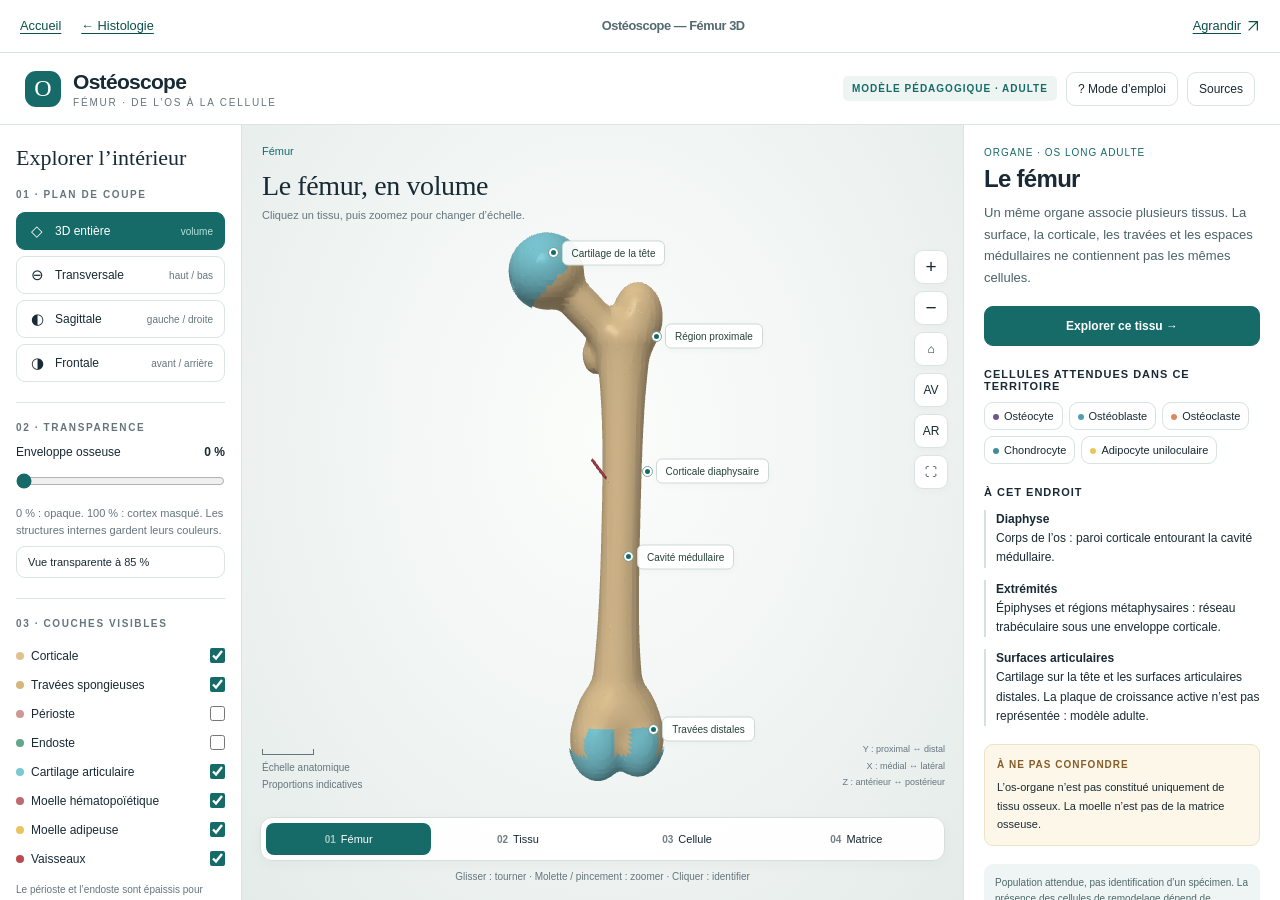
<file: histologie/osteoscope/index.html>
<!doctype html>
<html lang="fr">
<head>
  <meta charset="utf-8">
  <meta name="viewport" content="width=device-width, initial-scale=1, viewport-fit=cover">
  <meta name="theme-color" content="#edf2f2">
  <meta name="description" content="L’Ostéoscope complet : fémur 3D, coupes, transparence et exploration microscopique.">
  <title>Ostéoscope — Fémur 3D · PASS Lyon Sud</title>
  <link rel="icon" type="image/svg+xml" href="../../assets/brand.svg">
  <link rel="stylesheet" href="../../assets/styles.css">
</head>
<body class="viewer-body">
  <a class="skip-link" href="#application">Aller à l’Ostéoscope</a>
  <nav class="viewer-nav" aria-label="Navigation de l’Ostéoscope">
    <div class="viewer-links"><a href="../../">Accueil</a><a href="../">← Histologie</a></div>
    <h1 class="viewer-title">Ostéoscope — Fémur 3D</h1>
    <a href="./application.html" aria-label="Agrandir l’Ostéoscope sans la barre de navigation">Agrandir <svg class="inline-icon" width="14" height="14" viewBox="0 0 16 16" fill="none" stroke="currentColor" stroke-width="1.4" aria-hidden="true"><path d="M3 13 13 3M3 3h10v10"/></svg></a>
  </nav>
  <!-- Original file is byte-for-byte identical to main:index.html at the source commit.
       Keep all platform styles and scripts outside this document. No lazy loading. -->
  <iframe class="viewer-frame" id="application" src="./application.html" title="Ostéoscope interactif — Fémur, tissus et cellules" allow="fullscreen" allowfullscreen></iframe>
</body>
</html>
</file>
<file: assets/styles.css>
/* Shared platform styles. The preserved application never loads this file. */
:root {
  color-scheme: light;
  --ink: #172f38; --muted: #536a70; --teal: #116b63;
  --teal-dark: #0b504a; --paper: #f7f8f4; --line: #dbe3df;
  --white: #fff; --radius: 20px;
  font-family: -apple-system, BlinkMacSystemFont, "Segoe UI", sans-serif;
  font-size: 16px; line-height: 1.6; -webkit-text-size-adjust: 100%;
}
* { box-sizing: border-box; }
body { margin: 0; background: var(--paper); color: var(--ink); }
a { color: var(--teal-dark); text-underline-offset: .22em; }
a, button { -webkit-tap-highlight-color: #116b6324; }
a:focus-visible, button:focus-visible, summary:focus-visible, iframe:focus-visible { outline: 3px solid #087baf; outline-offset: 5px; }
img { display: block; max-width: 100%; height: auto; }
.inline-icon { display: inline-block; flex-shrink: 0; vertical-align: -.15em; margin-left: 5px; }
h1, h2, h3, p { margin-top: 0; }
h1, h2, h3 { line-height: 1.18; letter-spacing: -.035em; }
h1 { font-size: clamp(2.65rem, 5.8vw, 4.65rem); font-weight: 650; margin-bottom: 16px; }
h2 { font-size: clamp(1.7rem, 3.3vw, 2.25rem); font-weight: 600; }
h3 { font-size: 1.32rem; font-weight: 600; }
p { margin-bottom: 16px; }
.container { width: min(1160px, calc(100% - 64px)); margin-inline: auto; }
.skip-link { position: fixed; top: -120px; left: 16px; z-index: 100; background: var(--white); padding: 14px 20px; border: 2px solid var(--teal); }
.skip-link:focus { top: 12px; }
.site-header { background: #ffffffeb; border-bottom: 1px solid var(--line); }
.header-inner { display: flex; align-items: center; justify-content: space-between; gap: 24px; min-height: 92px; }
.brand { display: inline-flex; align-items: center; gap: 12px; min-height: 48px; text-decoration: none; color: var(--ink); flex-shrink: 0; }
.brand img { width: 40px; height: 40px; }
.brand strong { display: block; font-size: 1.1rem; letter-spacing: -.03em; line-height: 1.3; }
.brand small { display: block; color: var(--muted); font-size: .7rem; letter-spacing: .1em; text-transform: uppercase; margin-top: 3px; }
.main-nav { display: flex; align-items: center; flex-wrap: wrap; gap: 6px; }
.main-nav a { display: flex; align-items: center; min-height: 48px; padding: 10px 13px; border-radius: 10px; color: var(--muted); font-size: .86rem; text-decoration: none; font-weight: 500; }
.main-nav a[aria-current="page"] { color: var(--teal-dark); background: #e8f0eb; }
main { padding-block: 52px 76px; }
.eyebrow { font-size: .72rem; font-weight: 650; letter-spacing: .14em; text-transform: uppercase; color: var(--teal); margin-bottom: 20px; }
.hero { display: grid; grid-template-columns: 1.7fr 1fr; gap: 60px; align-items: center; padding-block: 12px 48px; }
.hero .subtitle { font-size: clamp(1.25rem, 2.5vw, 1.6rem); color: var(--ink); font-weight: 400; margin-bottom: 20px; letter-spacing: -.02em; }
.lead { font-size: 1.02rem; line-height: 1.8; color: var(--muted); max-width: 610px; }
.hero-note { padding: 28px; border: 1px solid var(--line); border-radius: var(--radius); background: #edf2ec; position: relative; overflow: hidden; }
.hero-note::after { content: ""; position: absolute; width: 180px; height: 180px; border: 1px solid #116b631a; border-radius: 50%; right: -70px; top: -70px; pointer-events: none; }
.hero-note .eyebrow { margin-bottom: 14px; }
.hero-note h2 { font-size: 1.65rem; margin-bottom: 12px; }
.hero-note p { color: var(--muted); font-size: .9rem; }
.text-link { display: inline-flex; align-items: center; gap: 12px; min-height: 48px; font-size: .88rem; font-weight: 600; }
.section-heading { border-top: 1px solid var(--line); padding-top: 27px; display: flex; justify-content: space-between; align-items: baseline; gap: 16px; margin-bottom: 24px; }
.section-heading h2 { font-size: 1.3rem; letter-spacing: -.02em; margin: 0; }
.section-heading p { color: var(--muted); font-size: .81rem; margin: 0; }
.subject-grid { display: grid; grid-template-columns: repeat(2, minmax(0, 1fr)); gap: 22px; }
.subject-card { display: grid; grid-template-columns: minmax(0, 1fr) 145px; gap: 22px; padding: 30px; border: 1px solid var(--line); border-radius: var(--radius); background: var(--white); color: var(--ink); text-decoration: none; position: relative; transition: border-color .18s, box-shadow .18s; }
.subject-card.available { border-color: #94b5a7; background: #fcfdfb; }
.card-content { min-width: 0; display: flex; align-items: flex-start; flex-direction: column; }
.card-number { font-size: .72rem; letter-spacing: .12em; color: var(--muted); margin-bottom: 16px; }
.subject-card h3 { margin-bottom: 12px; font-size: 1.6rem; }
.subject-card p { font-size: .88rem; color: var(--muted); line-height: 1.7; margin-bottom: 24px; }
.subject-card img { width: 145px; height: 172px; object-fit: contain; align-self: center; }
.card-action { margin-top: auto; padding-top: 12px; font-size: .82rem; color: var(--teal-dark); font-weight: 600; display: flex; align-items: center; gap: 12px; }
.status { display: inline-flex; align-items: center; gap: 7px; padding: 5px 10px; background: #f0f2ee; color: #53635d; border-radius: 6px; font-size: .7rem; font-weight: 550; letter-spacing: .01em; margin-bottom: 18px; }
.status.live { background: #e4f1e9; color: #205a40; }
.status.live::before { content: ""; width: 6px; height: 6px; border-radius: 50%; background: currentColor; }
.note-row { display: flex; justify-content: space-between; flex-wrap: wrap; gap: 12px 30px; padding-top: 22px; color: var(--muted); font-size: .76rem; }
.note-row p { margin: 0; }
.site-footer { border-top: 1px solid var(--line); background: #eef2ec; }
.footer-inner { padding-block: 26px; display: flex; align-items: center; justify-content: space-between; gap: 24px; font-size: .76rem; color: var(--muted); }
.footer-inner p { margin: 0; max-width: 600px; }
.footer-inner a { display: inline-flex; align-items: center; min-height: 48px; flex-shrink: 0; }
.breadcrumbs { display: flex; flex-wrap: wrap; gap: 9px; align-items: center; margin-bottom: 26px; font-size: .8rem; color: var(--muted); }
.breadcrumbs a { display: inline-flex; align-items: center; min-height: 44px; }
.page-intro { display: grid; grid-template-columns: minmax(0, 1fr) 250px; align-items: center; gap: 50px; margin-bottom: 42px; }
.page-intro h1 { font-size: clamp(2.6rem, 5vw, 3.9rem); }
.page-intro .eyebrow { margin-bottom: 15px; }
.page-intro img { width: 225px; height: 225px; justify-self: center; }
.page-intro .status { margin-bottom: 0; }
.content-section { margin-top: 44px; }
.content-section > h2 { font-size: 1.6rem; margin-bottom: 22px; }
.feature-grid { display: grid; grid-template-columns: repeat(3, minmax(0, 1fr)); gap: 20px; }
.feature-panel { border: 1px solid var(--line); border-radius: 16px; background: var(--white); padding: 26px; }
.feature-panel .number { color: var(--teal); font-size: .74rem; letter-spacing: .1em; margin-bottom: 20px; display: block; }
.feature-panel h3 { font-size: 1.1rem; margin-bottom: 12px; }
.feature-panel p { font-size: .89rem; color: var(--muted); margin-bottom: 0; }
.quiet-panel { background: #ebf0e9; border-radius: 16px; padding: 28px 32px; margin-top: 28px; }
.quiet-panel h2 { font-size: 1.2rem; margin-bottom: 10px; }
.quiet-panel p { color: var(--muted); font-size: .9rem; max-width: 800px; margin-bottom: 0; }
.featured-module { display: grid; grid-template-columns: 1.3fr 1fr; overflow: hidden; border: 1px solid #b3c6b9; border-radius: var(--radius); background: var(--white); }
.module-copy { padding: 36px; }
.module-copy h2 { font-size: 2rem; margin-bottom: 14px; }
.module-copy > p { color: var(--muted); font-size: .94rem; }
.tags { display: flex; gap: 8px; flex-wrap: wrap; margin: 22px 0 26px; padding: 0; list-style: none; }
.tags li { font-size: .72rem; border: 1px solid var(--line); border-radius: 6px; padding: 5px 10px; color: var(--muted); }
.button { display: inline-flex; align-items: center; justify-content: center; min-height: 50px; padding: 12px 20px; background: var(--teal); color: #fff; border: 1px solid var(--teal); border-radius: 10px; text-decoration: none; font-size: .9rem; font-weight: 550; gap: 20px; }
.module-visual { background: #e6eee5; display: flex; align-items: center; justify-content: center; padding: 30px; border-left: 1px solid var(--line); }
.module-visual img { width: 245px; height: 285px; }
.module-list { display: grid; grid-template-columns: repeat(3, minmax(0, 1fr)); gap: 14px; }
.upcoming-module { border: 1px solid var(--line); border-radius: 12px; padding: 20px; }
.upcoming-module h3 { font-size: 1rem; margin-bottom: 12px; }
.upcoming-module .status { margin: 0; }
.two-column { display: grid; grid-template-columns: repeat(2, minmax(0, 1fr)); gap: 22px; }
.ue-card { background: var(--white); border: 1px solid var(--line); border-radius: var(--radius); padding: 28px; }
.ue-number { display: block; font-size: .82rem; font-weight: 600; color: var(--teal); margin-bottom: 14px; }
.ue-card h2 { font-size: 1.45rem; margin-bottom: 14px; }
.ue-card p { font-size: .9rem; color: var(--muted); }
.ue-card .status { margin: 0; }
.source-list { padding: 0; margin: 0; list-style: none; }
.source-list li { border-top: 1px solid var(--line); padding: 20px 0; }
.source-list li:last-child { border-bottom: 1px solid var(--line); }
.source-list a { display: inline-flex; align-items: center; min-height: 44px; font-weight: 550; font-size: .94rem; }
.source-list p { font-size: .86rem; color: var(--muted); margin: 4px 0 0; max-width: 850px; }
.source-kind { color: var(--teal); font-size: .7rem; text-transform: uppercase; letter-spacing: .08em; display: block; }
.date-note { color: var(--muted); font-size: .76rem; margin-top: 15px; }
.mode-list { padding: 0; list-style: none; margin: 0; }
.mode-list li { padding: 14px 0; border-top: 1px solid var(--line); font-size: .88rem; color: var(--muted); }
.mode-list strong { color: var(--ink); }
.mode-list li:last-child { border-bottom: 1px solid var(--line); }
.comparison-note { font-size: .85rem; color: var(--muted); margin: 20px 0 0; }
.viewer-body { height: 100vh; height: 100dvh; min-height: 0; display: flex; flex-direction: column; overflow: hidden; background: #edf2f2; padding: env(safe-area-inset-top) env(safe-area-inset-right) env(safe-area-inset-bottom) env(safe-area-inset-left); }
.viewer-nav { display: flex; align-items: center; justify-content: space-between; flex-wrap: wrap; gap: 0 20px; padding: 4px 20px; background: var(--white); border-bottom: 1px solid var(--line); flex-shrink: 0; }
.viewer-nav a { min-height: 44px; display: inline-flex; align-items: center; font-size: .8rem; }
.viewer-links { display: flex; gap: 20px; align-items: center; }
.viewer-title { font-size: .8rem; color: var(--muted); margin: 0; }
.viewer-frame { display: block; width: 100%; flex: 1 1 0; min-height: 0; border: 0; background: #edf2f2; }
@media (hover: hover) {
  .main-nav a:hover { background: #eef2ec; color: var(--ink); }
  .subject-card:hover { border-color: #78a390; box-shadow: 0 8px 24px #173c2d0b; }
  .button:hover { background: var(--teal-dark); }
}
@media (max-width: 1050px) {
  .header-inner { gap: 18px; padding-block: 15px; }
  .main-nav { gap: 2px; justify-content: flex-end; }
  .main-nav a { padding-inline: 10px; font-size: .8rem; }
  .hero { gap: 30px; }
  .subject-card { padding: 25px; gap: 14px; grid-template-columns: minmax(0, 1fr) 110px; }
  .subject-card img { width: 110px; height: 145px; }
  .subject-card h3 { font-size: 1.4rem; }
  .feature-grid { gap: 14px; }
  .feature-panel { padding: 22px; }
}
@media (max-width: 800px) {
  .container { width: calc(100% - 40px); }
  .header-inner { flex-wrap: wrap; gap: 10px; }
  .main-nav { width: 100%; display: grid; grid-template-columns: repeat(4, minmax(0, 1fr)); gap: 5px; }
  .main-nav a { justify-content: center; text-align: center; font-size: .75rem; padding-inline: 8px; }
  main { padding-block: 28px 48px; }
  .hero { grid-template-columns: 1fr; gap: 22px; padding-bottom: 30px; }
  .hero-note { padding: 24px; }
  .hero-note h2 { font-size: 1.4rem; }
  .hero-note p { max-width: 500px; }
  .subject-card { grid-template-columns: minmax(0, 1fr) 90px; padding: 23px; }
  .subject-card img { width: 90px; height: 120px; }
  .subject-card h3 { font-size: 1.28rem; }
  .subject-card p { font-size: .84rem; }
  .page-intro { grid-template-columns: minmax(0, 1fr) 160px; gap: 26px; }
  .page-intro img { width: 160px; height: 180px; }
  .feature-grid { grid-template-columns: 1fr; }
  .feature-panel .number { margin-bottom: 12px; }
  .featured-module { grid-template-columns: 1.5fr 1fr; }
  .module-copy { padding: 28px; }
  .module-copy h2 { font-size: 1.6rem; }
  .module-visual { padding: 18px; }
  .module-list { grid-template-columns: repeat(2, minmax(0, 1fr)); }
  .footer-inner { align-items: flex-start; }
}
@media (max-width: 560px) {
  .container { width: calc(100% - 32px); }
  .main-nav { grid-template-columns: repeat(2, minmax(0, 1fr)); }
  .main-nav a { font-size: .79rem; }
  .subject-grid, .two-column { grid-template-columns: 1fr; }
  .subject-card { grid-template-columns: minmax(0, 1fr) 100px; }
  .subject-card img { width: 100px; height: 140px; }
  .subject-card h3 { font-size: 1.5rem; }
  .section-heading { align-items: flex-start; flex-direction: column; gap: 8px; }
  .page-intro { grid-template-columns: 1fr; gap: 18px; }
  .page-intro img { width: 120px; height: 120px; grid-row: 1; justify-self: start; }
  .featured-module { grid-template-columns: 1fr; }
  .module-visual { grid-row: 1; border-left: 0; border-bottom: 1px solid var(--line); height: 210px; }
  .module-visual img { height: 180px; width: 180px; }
  .module-list { grid-template-columns: 1fr; }
  .quiet-panel { padding: 24px; }
  .footer-inner { flex-direction: column; gap: 8px; }
  .viewer-nav { padding-inline: 12px; gap: 0 10px; }
  .viewer-title { display: none; }
  .viewer-links { gap: 14px; }
}
@media (prefers-reduced-motion: reduce) { * { transition: none !important; scroll-behavior: auto !important; } }
</file>
<file: biologie-cellulaire/vesiculoscope/styles.css>
:root{color-scheme:light;--ink:#1e373c;--muted:#607571;--teal:#126d64;--line:#dce5dd;--paper:#f5f7f2;--white:#fff;--copii:#bb873e;--copi:#926b9b;--clathrin:#4c83a5;font-family:-apple-system,BlinkMacSystemFont,"Segoe UI",sans-serif;font-size:15px;line-height:1.6;-webkit-text-size-adjust:100%}
*{box-sizing:border-box}body{margin:0;height:100vh;height:100dvh;min-height:600px;display:flex;flex-direction:column;background:var(--paper);color:var(--ink);padding:env(safe-area-inset-top) env(safe-area-inset-right) env(safe-area-inset-bottom) env(safe-area-inset-left)}
[hidden]{display:none!important}a{color:var(--teal);text-underline-offset:3px}button,input,select{font:inherit}button,summary,a,input{ -webkit-tap-highlight-color:#126d6425}button,summary{cursor:pointer}button{min-height:44px;border:1px solid var(--line);background:#fff;color:var(--ink);border-radius:9px;padding:8px 13px;font-size:.82rem;line-height:1.35}button:disabled{cursor:default;color:#84918b;background:#f1f4ee}button[aria-pressed=true]{border-color:#81a99a;background:#e9f2e9;color:#175b50}a:focus-visible,button:focus-visible,input:focus-visible,summary:focus-visible,select:focus-visible,[tabindex]:focus-visible{outline:3px solid #147da4;outline-offset:3px}button:hover:not(:disabled){border-color:#8eafa1}h1,h2,h3,p{margin-top:0}h1,h2,h3{line-height:1.2;letter-spacing:-.03em}h1{font-size:1.8rem;font-weight:650;margin:0}h2{font-size:1.35rem;font-weight:600}h3{font-size:1rem}p{margin-bottom:14px}select{min-height:44px;border:1px solid var(--line);border-radius:8px;padding:7px 10px;background:#fff;color:var(--ink);max-width:100%}input[type=range]{accent-color:var(--teal);width:100%;min-height:35px}input[type=checkbox]{accent-color:var(--teal);width:19px;height:19px;flex-shrink:0}
.sr-only{position:absolute;width:1px;height:1px;padding:0;margin:-1px;overflow:hidden;clip:rect(0,0,0,0);white-space:nowrap;border:0}.skip-link{position:fixed;top:-100px;left:16px;background:#fff;padding:12px;z-index:100}.skip-link:focus{top:10px}.eyebrow{font-size:.64rem;color:var(--teal);letter-spacing:.12em;text-transform:uppercase;font-weight:650;margin:0 0 5px}.muted{color:var(--muted)}
.topbar{display:flex;align-items:center;justify-content:space-between;gap:20px;min-height:70px;padding:10px 26px;border-bottom:1px solid var(--line);background:#fff;flex-shrink:0}.brand{display:flex;align-items:center;gap:11px;min-height:44px;text-decoration:none;color:var(--ink);font-size:.95rem;font-weight:650}.brand img{width:36px;height:36px}.brand small{display:block;font-size:.65rem;color:var(--muted);font-weight:400;letter-spacing:.02em}.topbar nav{display:flex;gap:24px}.topbar nav a{font-size:.8rem;min-height:44px;display:inline-flex;align-items:center}.source-button{background:#eef4eb;border-color:#c7d9c9;color:#1d6555}.module-heading{padding:17px 26px 16px;display:flex;align-items:center;justify-content:space-between;gap:20px;flex-shrink:0}.module-heading h1 span{font-weight:400;font-size:1.02rem;color:var(--muted);margin-left:14px;letter-spacing:-.02em}.version-note{font-size:.72rem;color:var(--muted);margin:0}.version-note span{margin-inline:8px}.workspace{display:grid;grid-template-columns:224px minmax(0,1fr) 312px;gap:16px;padding:0 20px 18px;flex:1;min-height:0}.cargo-panel,.inspector,.viewer{min-width:0}.cargo-panel{padding:18px 13px 16px;background:#eef2e9;border:1px solid var(--line);border-radius:16px;overflow:auto}.panel-title{display:flex;justify-content:space-between;align-items:center;gap:8px;margin-bottom:14px}.panel-title h2{font-size:.82rem;letter-spacing:-.01em;margin:0}.panel-title>span{font-size:.66rem;color:var(--muted)}.cargo-options{display:grid;gap:10px}.cargo-card{padding:15px 12px;display:grid;grid-template-columns:24px minmax(0,1fr);gap:10px;text-align:left;background:#fafcf7;border:1px solid #d8e2d4;border-radius:11px;min-height:98px}.cargo-card[aria-pressed=true]{background:#fff;border-color:#779e87;box-shadow:0 3px 10px #335b3710}.cargo-dot{height:15px;width:15px;margin-top:3px;border-radius:50%;background:var(--cargo-color);border:3px solid #fff;box-shadow:0 0 0 1px var(--cargo-color)}.cargo-card b{display:block;font-size:.86rem;font-weight:600;margin-bottom:5px}.cargo-card small{display:block;font-size:.69rem;line-height:1.5;color:var(--muted)}.cargo-badge{font-size:.63rem;display:block;color:var(--teal);margin-top:7px}.sidebar-notes{margin-top:27px;padding:0 5px;color:var(--muted);font-size:.75rem}.sidebar-notes ol{padding-left:18px;margin:12px 0 20px}.sidebar-notes li{padding-bottom:7px}.sidebar-notes a{display:inline-flex;min-height:44px;align-items:center;font-size:.7rem}
.viewer{background:#fff;border:1px solid var(--line);border-radius:16px;display:flex;flex-direction:column;overflow:hidden}.viewer-heading{padding:18px 20px 9px;display:flex;justify-content:space-between;align-items:center;gap:10px;flex-shrink:0}.viewer-heading h2{font-size:1.05rem;margin:0;letter-spacing:-.02em}.diagram-badge{font-size:.64rem;padding:4px 8px;border:1px solid var(--line);border-radius:5px;color:var(--muted);white-space:nowrap}.scene-toolbar{display:flex;align-items:center;justify-content:space-between;gap:12px;padding:0 16px 5px;position:relative;z-index:4;flex-shrink:0}.camera-controls{display:flex;gap:5px;align-items:center}.camera-controls button{min-width:38px;padding:7px 9px;min-height:44px}.camera-controls button:first-child,.camera-controls button:nth-child(2){font-size:1.1rem;min-width:44px}.camera-controls output{font-size:.65rem;color:var(--muted);margin-left:3px;min-width:42px}.display-menu{position:relative}.display-menu summary{display:flex;align-items:center;min-height:44px;border:1px solid var(--line);border-radius:8px;padding:7px 12px;font-size:.75rem;list-style:none}.display-menu summary::-webkit-details-marker{display:none}.display-menu summary::after{content:'+';margin-left:10px}.display-menu[open] summary::after{content:'−'}.display-content{position:absolute;right:0;top:51px;width:278px;max-height:65vh;overflow:auto;z-index:10;padding:17px;background:#fff;box-shadow:0 10px 35px #203a2925;border:1px solid var(--line);border-radius:12px}.display-content>label:not(.switch-row){font-size:.75rem;display:block;margin:10px 0 5px}.display-content select{width:100%;font-size:.78rem}.switch-row{display:flex;align-items:center;justify-content:space-between;gap:15px;font-size:.82rem;min-height:44px}.layer-options{margin-block:12px}.layer-options label{display:flex;align-items:center;gap:9px;min-height:44px;font-size:.76rem}.outline-button{width:100%;margin-top:8px;font-size:.78rem}
.scene{flex:1;min-height:220px;position:relative;overflow:hidden;background:radial-gradient(ellipse at 43% 36%,#fbfcf4,#f1f5ee 75%);isolation:isolate}.scene svg{display:block;width:100%;height:100%;position:absolute;inset:0;touch-action:none;user-select:none;-webkit-user-select:none;cursor:grab}.scene svg:active{cursor:grabbing}.scene-hud{position:absolute;left:18px;right:18px;top:8px;z-index:2;pointer-events:none;display:flex;justify-content:space-between;gap:10px;align-items:flex-start}.scene-hud>span:first-child{background:#ffffffd9;border:1px solid #dce5d6;padding:5px 9px;color:#4c6c5e;border-radius:6px;font-size:.67rem;max-width:70%}.scene-hud>span:last-child{font-size:.62rem;color:#6a7c70;text-align:right;padding-top:5px;max-width:40%}.scene-caption{position:absolute;bottom:9px;left:16px;right:16px;display:flex;justify-content:space-between;gap:10px;font-size:.6rem;color:#718073;pointer-events:none}.scene-caption>span{background:#f8fbf0c9;border-radius:4px;padding:3px 5px}.traffic-route{stroke-linecap:round;stroke-linejoin:round;pointer-events:none}.traffic-route[data-coat=recycling]{stroke-dasharray:7 5}.traffic-route.current-route{filter:drop-shadow(0 1px 1px #ffffff);stroke-dasharray:7 5}.organelle{cursor:pointer}.organelle:focus-visible{outline:none;filter:drop-shadow(0 0 5px #1b738e)}.organelle.node-selected{filter:drop-shadow(0 0 3px #388d7f65)}.organelle-label{pointer-events:none}.organelle-label rect{fill:#fffffff0;stroke:#d1dfd5;stroke-width:1}.organelle-label text{font-family:-apple-system,BlinkMacSystemFont,"Segoe UI",sans-serif;fill:#405e54;font-size:18px;font-weight:500;dominant-baseline:middle}.organelle-label.label-selected rect{stroke:#2e8572;stroke-width:2}.nucleus-label{font-family:inherit;font-size:18px;fill:#736c8d}#cargo-marker{cursor:pointer}#actor-label{font-family:inherit;font-size:18px;font-weight:600;fill:#234f43;paint-order:stroke;stroke:#fbfff5;stroke-width:5px;stroke-linejoin:round}
.map-toolbar{display:flex;gap:4px;padding:6px 12px;flex-wrap:wrap;border-top:1px solid #e6ece1;background:#fcfdf8;flex-shrink:0}.map-toolbar button{font-size:.65rem;padding:5px 8px;min-height:44px;background:transparent;border-color:transparent}.map-toolbar button[aria-pressed=true]{background:#e7efe3;border-color:#c4d6c5}.coat-chip{display:inline-flex;align-items:center;gap:5px}.coat-chip i{display:inline-block;width:7px;height:7px;border-radius:2px}.copii{background:var(--copii)}.copi{background:var(--copi)}.clathrin{background:var(--clathrin)}.player{padding:12px 14px 10px;border-top:1px solid var(--line);flex-shrink:0;background:#fff}.player-actions{display:flex;align-items:center;gap:7px}.player-actions>button{flex:1;min-width:0;font-size:.74rem}.player-actions .play-button{background:var(--teal);border-color:var(--teal);color:#fff;flex:1.2}.player-actions .play-button[aria-pressed=true]{background:#194f47}.speed-label{display:flex;align-items:center;gap:6px;font-size:.65rem;color:var(--muted);margin-left:4px}.speed-label select{font-size:.73rem;padding:7px;min-width:66px}.timeline{display:flex;align-items:center;gap:10px;margin-top:5px}.timeline>span{font-size:.65rem;white-space:nowrap;min-width:64px;color:var(--muted)}.timeline input{flex:1;min-width:30px}.timeline button{font-size:.64rem;background:transparent;border:0;padding-inline:4px}.inspector{background:#fff;border:1px solid var(--line);border-radius:16px;overflow:auto}.inspector-tabs{display:flex;border-bottom:1px solid var(--line);padding:6px 9px;position:sticky;top:0;background:#fff;z-index:3}.inspector-tabs button{flex:1;border:0;border-radius:6px;font-size:.75rem;color:var(--muted)}.inspector-tabs button[aria-selected=true]{color:#1c6756;background:#edf3e9}.inspector>[role=tabpanel]{padding:22px 22px 16px}.inspector-eyebrow{font-size:.66rem;font-weight:600;letter-spacing:.08em;text-transform:uppercase;color:var(--teal);margin-bottom:12px}.step-phase{font-size:.66rem;color:#8a754d;letter-spacing:.03em;margin-bottom:7px}.inspector h2{font-size:1.5rem;line-height:1.25;margin-bottom:17px}.explanation{font-size:.89rem;color:#536d65;line-height:1.85}.source-chips{display:flex;flex-wrap:wrap;gap:6px;margin:17px 0}.source-chips button{font-size:.66rem;padding:5px 8px;min-height:44px;border-color:#d9e6d9;background:#f8fbf4;color:#49715c}.learning-buttons{display:flex;gap:8px;margin:17px 0}.learning-buttons button{flex:1;font-size:.75rem;padding:9px 8px;border-color:#cbddd0}.learning-buttons button[aria-expanded=true]{background:#e9f3e7;border-color:#92b79c;color:#255e43}.learning-note{padding:17px;background:#edf4e9;border:1px solid #d7e4cf;border-radius:10px;margin:15px 0}.learning-note h3{font-size:.78rem;margin-bottom:9px}.learning-note p{font-size:.82rem;line-height:1.75;margin-bottom:0;color:#4b6558}.learning-note small{display:block;font-size:.61rem;color:#847348;margin-top:12px}.trap-note{background:#faf4e7;border-color:#eadab8}.trap-note p{color:#71613d}.external-note{margin:20px 0;border-left:2px solid #9eb9c9;padding:0 0 0 14px}.external-note h3{font-size:.72rem;color:#486d82}.external-note p{font-size:.77rem;color:#617382;line-height:1.75;margin-bottom:7px}.external-note a{font-size:.67rem;display:flex;align-items:center;min-height:44px;color:#3e6f8d}.topology-note{display:flex;gap:10px;border-top:1px solid var(--line);padding-top:18px;margin-top:23px;align-items:flex-start}.topology-note p{font-size:.76rem;color:#5b7363;margin:0}.cargo-symbol{display:block;flex-shrink:0;width:10px;height:10px;background:#dc9e42;border-radius:50%;margin-top:7px}.inspector-footnote{font-size:.67rem;color:#7b897e;line-height:1.75;margin:22px 0 0}.organelle-settings{margin-top:20px}.organelle-settings>label:not(.switch-row){display:flex;justify-content:space-between;font-size:.77rem;margin:12px 0 0}.organelle-settings output{color:var(--teal)}
dialog{width:min(760px,calc(100% - 32px));max-height:88vh;max-height:88dvh;border:1px solid #cbd8ca;border-radius:18px;padding:27px 30px;background:#fbfcf8;color:var(--ink);box-shadow:0 20px 80px #16362635}dialog::backdrop{background:#17392d77;backdrop-filter:blur(2px)}.dialog-top{display:flex;justify-content:space-between;align-items:flex-start;gap:18px;border-bottom:1px solid var(--line);padding-bottom:17px;margin-bottom:22px}.dialog-top h2{font-size:1.7rem;margin:0}.dialog-top>button{flex-shrink:0}dialog section{margin-bottom:26px}dialog p{font-size:.86rem;color:#5b7166}dialog h3{font-size:1.05rem;margin-bottom:12px}.primary-source{padding:20px;border:1px solid #d1dfcb;background:#f0f5e9;border-radius:12px}.reference-tag{font-size:.65rem;letter-spacing:.07em;text-transform:uppercase;color:#50764e;display:block;margin-bottom:10px}.file-label{display:block;font-size:.8rem;color:#1c6653;font-weight:600}.file-label input{display:block;width:100%;min-height:44px;margin:9px 0;font-size:.75rem}.file-label input::file-selector-button{min-height:44px;border:1px solid #b6cbb3;border-radius:7px;background:#fff;color:#2b624e;padding:8px 12px;margin-right:10px;cursor:pointer}.file-status{font-size:.73rem;margin:5px 0}.pdf-link{display:inline-flex;align-items:center;min-height:44px;font-size:.8rem}.reference-list{list-style:none;padding:0;margin:0}.reference-list li{border-top:1px solid var(--line);padding:12px 0}.reference-list small{display:block;font-size:.63rem;color:#7a8a7c;text-transform:uppercase;letter-spacing:.06em}.reference-list a{font-size:.82rem;min-height:44px;display:inline-flex;align-items:center}.roadmap{padding-top:20px;border-top:1px solid var(--line)}.roadmap-item{display:grid;grid-template-columns:70px 1fr;gap:15px;margin-top:15px}.roadmap-item>span{font-size:.68rem;color:#708a72}.roadmap-item b{font-size:.8rem}.roadmap-item p{font-size:.75rem;margin-top:4px}.no-script{padding:14px 25px;background:#fff0cf;color:#65501d;margin:0}
@media(min-width:1500px){.workspace{grid-template-columns:244px minmax(0,1fr) 344px;padding-inline:26px;gap:20px}.inspector>[role=tabpanel]{padding:27px}.cargo-card{min-height:110px}}
@media(max-width:1180px) and (min-width:760px){.workspace{grid-template-columns:minmax(0,1fr) 300px;grid-template-rows:auto minmax(0,1fr);gap:12px;padding-inline:16px}.cargo-panel{grid-column:1/-1;overflow:visible;background:transparent;border:0;padding:0}.cargo-options{grid-template-columns:repeat(4,minmax(0,1fr));gap:9px}.cargo-card{min-height:69px;padding:10px;gap:8px;grid-template-columns:15px minmax(0,1fr)}.cargo-card b{font-size:.77rem;margin-bottom:3px}.cargo-card small{font-size:.62rem}.cargo-dot{width:11px;height:11px;border-width:2px;margin-top:5px}.cargo-badge,.sidebar-notes{display:none}.panel-title{margin-bottom:7px}.panel-title h2{font-size:.72rem}.panel-title>span{font-size:.61rem}.module-heading{padding:11px 18px}.module-heading h1{font-size:1.55rem}.module-heading .eyebrow{font-size:.58rem;margin-bottom:3px}.module-heading h1 span{font-size:.9rem}.viewer-heading{padding:13px 14px 7px}.viewer-heading h2{font-size:.92rem}.scene-toolbar{padding-inline:10px}.scene-toolbar button{font-size:.7rem}.camera-controls output{font-size:.6rem;min-width:34px}.display-menu summary{font-size:.7rem;padding-inline:9px}.inspector>[role=tabpanel]{padding:18px}.inspector h2{font-size:1.3rem}.explanation{font-size:.84rem}.diagram-badge{display:none}.scene-caption span:last-child{display:none}.version-note{font-size:.65rem}.player{padding:10px}.player-actions{gap:5px}.player-actions>button{font-size:.68rem;padding:8px 6px}.speed-label{font-size:.6rem;gap:3px;margin-left:0}.speed-label select{min-width:58px;font-size:.68rem}.map-toolbar{padding-inline:8px}.map-toolbar button{font-size:.62rem;min-height:44px}.scene-hud{left:12px;right:12px}.scene-hud>span:last-child{display:none}}
@media(max-width:900px) and (min-width:760px){.workspace{grid-template-columns:minmax(0,1fr) 279px;gap:10px;padding-inline:12px;padding-bottom:12px}.topbar{padding-inline:17px;gap:15px;min-height:62px}.topbar nav{gap:15px}.source-button{font-size:.7rem}.module-heading{padding-inline:15px}.version-note{display:none}.inspector>[role=tabpanel]{padding:16px}.camera-controls output{display:none}.scene-hud>span:first-child{font-size:.6rem}.player-actions>button{font-size:.65rem}.speed-label{font-size:0}.speed-label select{font-size:.65rem;min-width:55px}.timeline button{font-size:.58rem}.timeline{gap:5px}.timeline>span{font-size:.6rem;min-width:55px}.map-toolbar{gap:1px}.map-toolbar button{font-size:.57rem;padding-inline:5px}}
@media(max-width:759px){body{height:auto;min-height:100vh;min-height:100dvh}.topbar{padding:10px 14px;gap:10px;flex-wrap:wrap}.brand{font-size:.84rem;gap:8px}.brand small{font-size:.61rem}.brand img{width:32px;height:32px}.topbar nav{order:3;width:100%;gap:18px;border-top:1px solid var(--line);padding-top:2px}.topbar nav a{font-size:.73rem}.source-button{margin-left:auto;font-size:.7rem}.module-heading{padding:17px 16px}.module-heading h1{font-size:1.7rem}.module-heading h1 span{display:block;font-size:.9rem;margin:6px 0 0}.module-heading .eyebrow{font-size:.58rem}.version-note{display:none}.workspace{display:flex;flex-direction:column;padding:0 12px 20px;gap:14px}.cargo-panel{padding:13px;background:#edf2e7;border-radius:13px;overflow:visible}.panel-title{margin-bottom:10px}.cargo-options{grid-template-columns:repeat(2,minmax(0,1fr));gap:8px}.cargo-card{min-height:83px;padding:11px 10px;grid-template-columns:14px minmax(0,1fr);gap:8px}.cargo-card b{font-size:.76rem}.cargo-card small{font-size:.62rem}.cargo-dot{width:11px;height:11px;border-width:2px;margin-top:4px}.cargo-badge,.sidebar-notes{display:none}.viewer{height:600px;flex:none;min-height:0}.viewer-heading{padding:15px 13px 9px}.viewer-heading h2{font-size:.96rem}.viewer-heading .eyebrow{font-size:.58rem}.diagram-badge{display:none}.scene-toolbar{padding-inline:10px}.camera-controls button{font-size:.68rem}.camera-controls output{font-size:.6rem;min-width:33px}.display-menu summary{font-size:.68rem;padding-inline:8px}.scene-hud{left:10px;right:10px}.scene-hud>span:first-child{font-size:.6rem;max-width:90%}.scene-hud>span:last-child{display:none}.scene-caption{left:8px;right:8px;font-size:.57rem}.scene-caption span:last-child{display:none}.map-toolbar{padding-inline:8px;gap:1px}.map-toolbar button{min-height:44px;font-size:.58rem;padding-inline:6px}.player{padding:10px}.player-actions{gap:5px}.player-actions>button{font-size:.68rem;padding-inline:6px}.speed-label{font-size:0;margin-left:0}.speed-label select{font-size:.67rem;min-width:57px;padding-inline:7px}.timeline{gap:7px}.timeline>span{font-size:.61rem}.timeline button{font-size:.58rem}.inspector{overflow:visible}.inspector-tabs{position:static}.inspector>[role=tabpanel]{padding:22px}.inspector h2{font-size:1.5rem}.explanation{font-size:.9rem}.learning-buttons button{font-size:.82rem}.inspector-footnote{font-size:.72rem}.display-content{max-height:60vh;width:min(278px,calc(100vw - 50px))}dialog{padding:20px;width:calc(100% - 22px);max-height:90dvh}.dialog-top h2{font-size:1.4rem}.dialog-top{gap:12px}.primary-source{padding:16px}.roadmap-item{grid-template-columns:55px 1fr;gap:10px}}
@media(max-height:700px) and (min-width:760px){.topbar{min-height:58px;padding-block:5px}.module-heading{padding-block:8px}.module-heading .eyebrow{display:none}.viewer-heading{padding-top:10px}.viewer-heading .eyebrow{display:none}.player{padding-block:8px}.sidebar-notes{display:none}}
@media(prefers-reduced-motion:reduce){*{scroll-behavior:auto!important;transition:none!important}}
.viewer-heading>button{font-size:.68rem;flex-shrink:0;padding:8px 11px}
.organelle-label{pointer-events:auto;cursor:pointer}
body.scene-focus{position:fixed;inset:0;height:100vh;height:100dvh;min-height:0;z-index:20}
body.scene-focus .module-heading,body.scene-focus .cargo-panel{display:none}
body.scene-focus .workspace{display:grid;grid-template-columns:minmax(0,1fr) 300px;grid-template-rows:minmax(0,1fr);padding-top:12px;min-height:0}
body.scene-focus .viewer{height:auto;min-height:0}
@media(max-width:759px){body.scene-focus .topbar nav,body.scene-focus .inspector{display:none}body.scene-focus .workspace{grid-template-columns:minmax(0,1fr);padding-top:10px}body.scene-focus .viewer{flex:1}.viewer-heading>button{font-size:.63rem;padding-inline:8px}}
</file>
<file: histologie/neuroscope/styles.css>
@charset "UTF-8";
:root{color-scheme:light;--ink:#152b42;--muted:#5c6e7b;--blue:#12679c;--cyan:#62d7ee;--line:#dbe3e8;--paper:#f5f7f6;--night:#091c33;--radius:14px;font-family:-apple-system,BlinkMacSystemFont,"Segoe UI",sans-serif;font-size:15px}
*{box-sizing:border-box}body{margin:0;background:var(--paper);color:var(--ink);line-height:1.6}button,input,select{font:inherit}button,a,input,select,summary{-webkit-tap-highlight-color:transparent}button,select,summary{min-height:44px}button{padding:.55rem .85rem;border:1px solid #cad7df;border-radius:8px;color:var(--ink);background:#fff;cursor:pointer;line-height:1.35}button:hover{border-color:#2789b5;background:#f2fbff}button:disabled{opacity:.48;cursor:default}button[aria-pressed=true],.primary-button{background:var(--blue);color:#fff;border-color:var(--blue)}a{color:var(--blue);text-underline-offset:3px}a:hover{color:#064c79}input[type=range]{min-height:44px;accent-color:var(--blue);width:100%;margin:0}input[type=checkbox]{width:19px;height:19px;accent-color:var(--blue);flex-shrink:0}select,input[type=search]{border:1px solid #b8cbd6;border-radius:8px;background:#fff;color:var(--ink);padding:.55rem;width:100%;min-height:44px}select{max-width:100%}:focus-visible{outline:3px solid #00b8df;outline-offset:3px}[hidden]{display:none!important}h1,h2,h3,h4,p{margin:0}h1{font-size:2.9rem;line-height:1.1;letter-spacing:-.055em;font-weight:650}h1 span{font-size:1.5rem;font-weight:450;color:var(--blue);letter-spacing:-.04em}h2{font-size:1.3rem;line-height:1.3;letter-spacing:-.025em}h3{font-size:1rem;line-height:1.4}h4{font-size:1rem}ul{padding-left:1.2rem}p+ p{margin-top:.65rem}.eyebrow{text-transform:uppercase;letter-spacing:.12em;font-size:.69rem;color:var(--blue);font-weight:750;margin-bottom:.35rem}.muted{color:var(--muted);font-size:.86rem}.topbar{min-height:76px;background:#fff;border-bottom:1px solid var(--line);display:flex;align-items:center;gap:30px;padding:12px 3.5vw}.brand{display:flex;align-items:center;gap:10px;text-decoration:none;font-weight:700;color:var(--ink);line-height:1.3}.brand small{display:block;font-size:.7rem;font-weight:400;color:var(--muted);margin-top:3px}.topbar nav{display:flex;gap:25px;margin-left:auto}.topbar nav a{text-decoration:none;font-size:.87rem}.source-button{font-size:.82rem}.heading{padding:30px 3.5vw 24px;display:flex;justify-content:space-between;align-items:end}.heading-note{font-size:.9rem;color:var(--muted);text-align:right;line-height:1.5}.mode-bar{display:flex;justify-content:space-between;align-items:center;gap:15px;padding:0 3.5vw 20px}.mode-buttons{display:flex;gap:6px}.mode-buttons button{font-size:.85rem;min-width:100px}.model-badge{font-size:.75rem;color:var(--muted)}.workspace{display:grid;grid-template-columns:205px minmax(0,1fr) 315px;gap:22px;margin:0 3.5vw;align-items:start}.atlas,.inspector{background:#fff;border:1px solid var(--line);border-radius:var(--radius)}.atlas{padding:18px 12px;max-height:calc(100vh - 40px);overflow:auto;position:sticky;top:15px}.panel-heading{display:flex;justify-content:space-between;align-items:center;gap:10px;margin-bottom:15px}.panel-heading h2{font-size:.95rem}.panel-heading span{font-size:.7rem;color:var(--muted)}.search-label{font-size:.72rem;font-weight:650;display:block;margin-bottom:6px}#atlas-search{font-size:.8rem;margin-bottom:15px;min-width:0}.atlas details{border-bottom:1px solid var(--line);padding:4px 0}.atlas summary{font-weight:650;font-size:.82rem;display:flex;align-items:center;cursor:pointer}.atlas summary:before{content:'›';margin-right:8px;color:#7294a9}.atlas details[open] summary:before{transform:rotate(90deg)}.atlas-link{display:block;width:100%;font-size:.77rem;line-height:1.35;border:0;text-align:left;margin:2px 0;min-height:44px;padding:8px 10px;color:#486279;background:transparent}.atlas-link[aria-current]{background:#e9f5fb;color:#075d93;border-left:3px solid #179cc1;border-radius:0 6px 6px 0;font-weight:650}.atlas-link small{display:block;font-size:.66rem;font-weight:400;color:var(--muted)}.atlas-note{font-size:.73rem;color:var(--muted);padding:16px 4px 0}.viewer-column{min-width:0}.breadcrumbs{display:flex;flex-wrap:wrap;align-items:center;gap:4px;margin:0 0 12px;min-height:32px;font-size:.73rem}.breadcrumbs button{font-size:inherit;border:0;background:transparent;min-height:32px;padding:4px;color:var(--blue)}.breadcrumbs span{color:#8096a4}.viewer-title{display:flex;justify-content:space-between;align-items:center;margin-bottom:14px;gap:8px}.viewer-title h2{font-size:1.5rem}.viewer-title button{font-size:.76rem}.structure-select{font-size:.83rem;margin-bottom:10px}.viewer{height:555px;position:relative;background:radial-gradient(ellipse at 45% 35%,#163e60,#091c33 78%);border-radius:var(--radius);overflow:hidden;border:1px solid #183d5d;isolation:isolate}.scene{position:absolute;inset:0;touch-action:none;outline-offset:-4px}.scene canvas{width:100%;height:100%;display:block;touch-action:none}.stage-top,.stage-bottom{position:absolute;left:14px;right:14px;display:flex;justify-content:space-between;gap:10px;pointer-events:none;font-size:.65rem;color:#bad0df;z-index:2}.stage-top{top:13px;align-items:center}.stage-bottom{bottom:12px}.stage-bottom span:first-child{max-width:65%}.stage-tag{border:1px solid #345673;background:#112e48d9;border-radius:30px;padding:5px 10px;color:#cae4f4}.orientation{max-width:190px;text-align:right}.scene-label{position:absolute;z-index:3;border:1px solid #4d7994;background:#0c2b43e8;color:#ddf6ff;font-size:.65rem;border-radius:5px;padding:4px 7px;min-height:32px;max-width:145px;line-height:1.2;white-space:normal;box-shadow:0 2px 10px #0003;transform:translate(-50%,-50%)}.scene-label:hover{background:#075780;color:#fff;border-color:var(--cyan)}.camera-bar{display:flex;flex-wrap:wrap;align-items:center;gap:6px;padding:12px 0}.camera-bar button{font-size:.77rem}.camera-bar button:first-child,.camera-bar button:nth-child(2){width:44px;font-size:1.1rem}.inline-check{display:flex;align-items:center;gap:5px;font-size:.77rem;min-height:44px}.tools-grid{display:grid;grid-template-columns:1fr 1fr;gap:10px}.tools-grid details{border:1px solid var(--line);border-radius:9px;background:#fff;padding:0 12px 10px}.tools-grid summary{font-size:.82rem;font-weight:650;display:flex;align-items:center;cursor:pointer}.tools-grid summary:before{content:'+';color:var(--blue);margin-right:9px}.tools-grid details[open] summary:before{content:'−'}.tool-body{display:grid;gap:6px}.tool-body label{font-size:.77rem}.tool-body p{font-size:.73rem;color:var(--muted)}.tool-body select{font-size:.79rem}.layer-row{border-top:1px solid #e7edf1;padding-top:8px}.layer-row label{display:flex;align-items:center;gap:6px}.layer-row output{margin-left:auto;font-size:.7rem;color:var(--muted)}#layers-reset{font-size:.75rem;margin-top:12px;width:100%}.specific-controls,.comparison-panel{margin-top:14px;padding:18px;border:1px solid var(--line);border-radius:var(--radius);background:#fff}.specific-controls{display:grid;gap:12px}.specific-controls p,.comparison-panel p{font-size:.78rem;color:var(--muted);margin:6px 0}.specific-controls label{font-size:.79rem}.specific-controls button{font-size:.8rem}.specific-controls output{font-size:.82rem;color:var(--blue);font-weight:600}.flow-buttons{display:flex;flex-wrap:wrap;gap:8px;align-items:end}.flow-buttons label{max-width:85px}.inspector{padding:24px 20px}.inspector h2{font-size:1.6rem;margin-bottom:5px}.context-actions{display:flex;gap:5px;flex-wrap:wrap;margin:17px 0 23px}.context-actions button{font-size:.72rem;padding:6px 9px;flex-grow:1}.context-field{margin-top:17px}.context-field h3{font-size:.68rem;text-transform:uppercase;letter-spacing:.09em;color:#557386;margin-bottom:4px}.context-field p{font-size:.85rem;color:#304e63;overflow-wrap:anywhere}.source-chips{display:flex;gap:6px;flex-wrap:wrap;margin-top:20px}.source-chips button{border-color:#b9d4e4;background:#edf7fc;color:#155d85;font-size:.69rem;padding:6px 8px}.trap-note{border-left:3px solid #3278b2;background:#edf5fb;padding:12px 14px;margin-top:22px}.trap-note h3{font-size:.75rem;color:#135b8a}.trap-note p{font-size:.82rem;margin-top:6px}.supplement{margin-top:20px;padding-top:18px;border-top:1px solid var(--line)}.supplement h3{font-size:.72rem;text-transform:uppercase;letter-spacing:.08em;color:#706197}.supplement p,.supplement li{font-size:.78rem;overflow-wrap:anywhere}.supplement p{margin-top:8px}.supplement ul{padding-left:15px}.supplement a{font-size:.75rem}.inspector-footer{font-size:.69rem;color:var(--muted);margin-top:22px}.comparison-panel h4{margin:15px 0 8px}.comparison-panel label{font-size:.8rem}.comparison-panel label select{margin:6px 0}.comparison-scene{height:350px;position:relative;background:radial-gradient(ellipse at 40% 40%,#163e60,#091c33);border-radius:10px;overflow:hidden;touch-action:none}.comparison-scene canvas{display:block;width:100%;height:100%}.table-wrap{overflow-x:auto;margin-top:15px}table{border-collapse:collapse;font-size:.76rem;width:100%}th,td{border-bottom:1px solid var(--line);text-align:left;padding:9px;vertical-align:top;min-width:100px}th{background:#edf5f8;font-weight:650}td:first-child{font-weight:650}.quiz-panel{margin:28px 3.5vw 0;background:#fff;border:1px solid var(--line);border-radius:var(--radius);padding:28px;max-width:1000px}.quiz-heading{display:flex;justify-content:space-between;gap:20px;margin-bottom:22px}.quiz-heading p{font-size:.83rem;color:var(--muted);margin-top:8px}.quiz-heading button{margin-top:10px;font-size:.8rem}.quiz-heading>div:last-child{text-align:right;min-width:160px}#quiz-progress{font-size:.78rem;color:var(--blue)}.quiz-panel>label{display:block;max-width:450px;font-size:.8rem;margin-bottom:24px}.quiz-panel>label select{margin-top:6px}fieldset{border:0;padding:0;margin:0}legend{font-size:1.15rem;font-weight:650;line-height:1.5;padding:0;margin-bottom:18px}.quiz-option{display:flex;align-items:start;gap:12px;min-height:56px;padding:14px;margin:7px 0;border:1px solid var(--line);border-radius:9px;font-size:.9rem;cursor:pointer}.quiz-option input{margin-top:4px}.quiz-option b{font-size:.8rem;color:var(--blue);margin-top:2px}.quiz-option.correct{border-color:#519a7a;background:#effaf5}.quiz-option.incorrect{border-color:#c97c75;background:#fff5f3}.quiz-option span{flex:1}.option-explanation{padding:5px 14px 13px 55px;font-size:.83rem;color:#416075}.option-explanation button{font-size:.74rem;margin-top:8px}#quiz-validate{margin:15px 0}#quiz-result{padding:10px 0;font-weight:650}.quiz-panel>.muted{font-size:.73rem;margin-top:20px}footer{display:flex;justify-content:space-between;gap:30px;margin:40px 3.5vw 0;padding:22px 0;border-top:1px solid var(--line);color:var(--muted);font-size:.73rem}footer a{margin-left:12px}footer p:last-child{text-align:right;max-width:350px}dialog{border:1px solid #b5cbd8;border-radius:17px;padding:28px;max-width:800px;width:calc(100% - 28px);max-height:90vh;overflow:auto;color:var(--ink);box-shadow:0 20px 100px #001b3540}dialog::backdrop{background:#081c34a6}.dialog-top{display:flex;justify-content:space-between;gap:20px;align-items:start}.dialog-top h2{font-size:1.6rem}dialog section{padding-top:24px;margin-top:22px;border-top:1px solid var(--line)}dialog section h3{margin-bottom:8px}dialog p,dialog li{font-size:.86rem}dialog li{margin:10px 0}dialog li p{font-size:.76rem;color:var(--muted);margin-top:4px}.reference-tag{font-size:.68rem;color:var(--blue);background:#edf6fb;padding:5px 7px;display:inline-block;margin-bottom:10px}.file-label{border:1px solid var(--line);padding:12px;display:block;font-size:.8rem;margin:16px 0 10px;border-radius:8px}.file-label input{display:block;max-width:100%;font-size:.8rem;margin-top:10px}#pdf-status{font-size:.78rem;color:var(--muted)}#pdf-page-link{display:inline-block;margin-top:10px}.notice{margin:20px 3vw;padding:15px;background:#fff2d9}.sr-only,.skip-link:not(:focus){position:absolute;width:1px;height:1px;overflow:hidden;clip:rect(0,0,0,0);white-space:nowrap}.skip-link:focus{display:block;padding:15px;background:#fff;position:fixed;z-index:20}.empty-search{font-size:.8rem;color:var(--muted)}.expanded .atlas{display:none}.expanded .workspace{grid-template-columns:minmax(0,1fr) 315px}.expanded .viewer{height:calc(100vh - 180px);min-height:450px}.expanded .heading,.expanded .mode-bar{display:none}.expanded .workspace{margin-top:18px}.expanded .viewer-title h2{font-size:1.2rem}.expanded .breadcrumbs{margin-bottom:5px}.scene-fallback{color:#d9efff;padding:70px 30px;font-size:.9rem;text-align:center}.scene-fallback h3{margin-bottom:15px}#differences-tools button{margin-top:16px}#differences-answer{padding:12px;background:#edf5fb}body[data-mode=quiz] .workspace{grid-template-columns:180px minmax(0,1fr) 300px}body[data-mode=quiz] .viewer{height:450px}
@media(min-width:1600px){.workspace{grid-template-columns:225px minmax(0,1fr) 360px}.viewer{height:650px}.inspector{padding:28px}.context-field p{font-size:.92rem}}
@media(max-width:1180px){.workspace{grid-template-columns:minmax(0,1fr) 310px;gap:16px}.atlas{grid-column:1/-1;position:static;max-height:none;padding:12px 15px;display:grid;grid-template-columns:200px 1fr;gap:0 18px}.atlas .panel-heading{grid-column:1;margin-bottom:5px}.atlas .search-label{grid-column:1}.atlas #atlas-search{grid-column:1;margin:0}.atlas #atlas-links{grid-column:2;grid-row:1/4;display:flex;gap:8px;overflow:auto;max-height:125px}.atlas #atlas-links details{flex:0 0 155px;border:0}.atlas #atlas-links details:not([open]){flex-basis:100px}.atlas-note{display:none}.atlas-link{font-size:.71rem}.atlas summary{font-size:.73rem;min-height:32px}.atlas-link small{display:none}.viewer{height:535px}.topbar{padding-inline:3vw}.heading{padding-top:24px}.inspector{padding:19px 16px}.model-badge{font-size:.68rem}body[data-mode=quiz] .workspace{grid-template-columns:minmax(0,1fr) 300px}}
@media(max-width:800px){.workspace{grid-template-columns:1fr;margin-inline:20px}.atlas{grid-template-columns:155px 1fr}.inspector{grid-column:1;padding:22px}.inspector #structure-content{display:grid;grid-template-columns:1fr 1fr;gap:0 25px}.inspector h2{font-size:1.5rem}.viewer{height:550px}.topbar{gap:10px;padding:12px 20px}.topbar nav{gap:12px;font-size:.75rem}.source-button{font-size:.73rem;padding:6px 9px}.heading{padding:24px 20px 20px}.heading h1{font-size:2.5rem}.mode-bar{padding-inline:20px}.mode-buttons button{min-width:90px}.model-badge{max-width:170px;text-align:right}.mode-bar{align-items:start}.expanded .workspace{grid-template-columns:1fr}.expanded .viewer{height:calc(85vh - 100px)}body[data-mode=quiz] .workspace{grid-template-columns:1fr}body[data-mode=quiz] .viewer{height:420px}.quiz-panel{margin-inline:20px;padding:22px}.quiz-heading{display:block}.quiz-heading>div:last-child{text-align:left;margin-top:15px}.quiz-heading button{margin-left:15px}.quiz-panel>.muted{line-height:1.6}footer{margin-inline:20px}}
@media(max-width:520px){.topbar{padding:10px 14px;flex-wrap:wrap;gap:8px}.brand{font-size:.87rem}.brand img{width:30px;height:30px}.topbar nav{margin-left:auto}.topbar .source-button{margin-left:auto;min-height:36px}.topbar nav a:first-child{display:none}.heading{padding:22px 14px 18px}.heading h1{font-size:2.1rem}.heading-note{font-size:.7rem;max-width:110px}.heading .eyebrow{font-size:.58rem}.mode-bar{padding:0 14px 14px;display:block}.mode-buttons{gap:5px}.mode-buttons button{flex:1;min-width:0;font-size:.78rem}.model-badge{display:block;max-width:none;text-align:left;margin-top:10px}.workspace{margin:0 12px;gap:14px}.atlas{display:block;padding:12px}.atlas .panel-heading{margin-bottom:8px}.atlas .search-label,.atlas #atlas-search{display:none}.atlas #atlas-links{max-height:110px}.atlas #atlas-links details{flex-basis:138px}.viewer{height:450px}.viewer-title h2{font-size:1.3rem}.orientation{display:none}.stage-top{left:10px;right:10px;top:10px}.stage-bottom span:last-child{display:none}.stage-bottom span:first-child{max-width:100%}.scene-label{font-size:.6rem;max-width:115px;min-height:28px}.camera-bar{gap:5px}.camera-bar #isolate{flex:1;font-size:.72rem}.tools-grid{grid-template-columns:1fr 1fr;gap:6px}.tools-grid details{padding-inline:9px}.tools-grid summary{font-size:.73rem}.inspector #structure-content{grid-template-columns:1fr;gap:0}.inspector{padding:20px}.context-actions{margin-bottom:12px}.specific-controls{padding:15px}.breadcrumbs{font-size:.68rem}.quiz-panel{margin-inline:12px;padding:20px 16px}.quiz-option{padding:11px;gap:8px;font-size:.83rem}.option-explanation{padding-left:20px}.quiz-heading button{margin-left:0}.quiz-heading>div:last-child{display:flex;align-items:center;justify-content:space-between;gap:10px}footer{display:block;margin-inline:16px}footer p:last-child{text-align:left;max-width:none;margin-top:12px}dialog{padding:22px 18px}.dialog-top h2{font-size:1.4rem}}
@media(prefers-reduced-motion:reduce){*,*:before,*:after{scroll-behavior:auto!important;transition:none!important;animation:none!important}}
/* Keep the scientific inspector beside the model during a long reading. */
@media(min-width:801px){.inspector{position:sticky;top:18px;max-height:calc(100vh - 36px);overflow:auto;scrollbar-width:thin}.topbar nav a,.brand{display:inline-flex;align-items:center;min-height:44px}.expanded .viewer{height:calc(100vh - 315px);min-height:350px}}
@media(pointer:coarse){.scene-label{min-height:44px}.topbar nav a{display:inline-flex;align-items:center;min-height:44px}.topbar .source-button{min-height:44px}}
@media(max-width:800px){.inspector{position:static;max-height:none}.expanded .viewer{height:calc(100vh - 300px);min-height:350px}}
/* Comparison uses two real volumes at the same vertical position. */
.model-pair{display:grid;grid-template-columns:minmax(0,1fr);gap:16px;min-width:0}.comparison-slot{position:relative;min-width:0;height:555px;border:1px solid #183d5d;border-radius:var(--radius);overflow:hidden;background:var(--night)}.comparison-slot h4{position:absolute;z-index:2;top:14px;left:14px;right:14px;font-size:.82rem;color:#d9efff;pointer-events:none}.comparison-slot .comparison-scene{position:absolute;inset:0;height:100%;border-radius:0}body[data-mode=compare] .workspace{grid-template-columns:minmax(0,1fr)}body[data-mode=compare] .atlas{display:none}body[data-mode=compare] .model-pair{grid-template-columns:repeat(2,minmax(0,1fr))}body[data-mode=compare] .inspector{position:static;max-height:none}body[data-mode=compare] #structure-content{display:grid;grid-template-columns:repeat(3,minmax(0,1fr));gap:0 28px}body[data-mode=compare] .viewer,body[data-mode=compare] .comparison-slot{height:535px}.comparison-slot .scene-label{max-width:140px}
@media(max-width:800px){body[data-mode=compare] #structure-content{grid-template-columns:1fr 1fr}}
@media(max-width:600px){body[data-mode=compare] .model-pair{grid-template-columns:1fr}body[data-mode=compare] .viewer,body[data-mode=compare] .comparison-slot{height:400px}body[data-mode=compare] #structure-content{grid-template-columns:1fr}}
</file>
